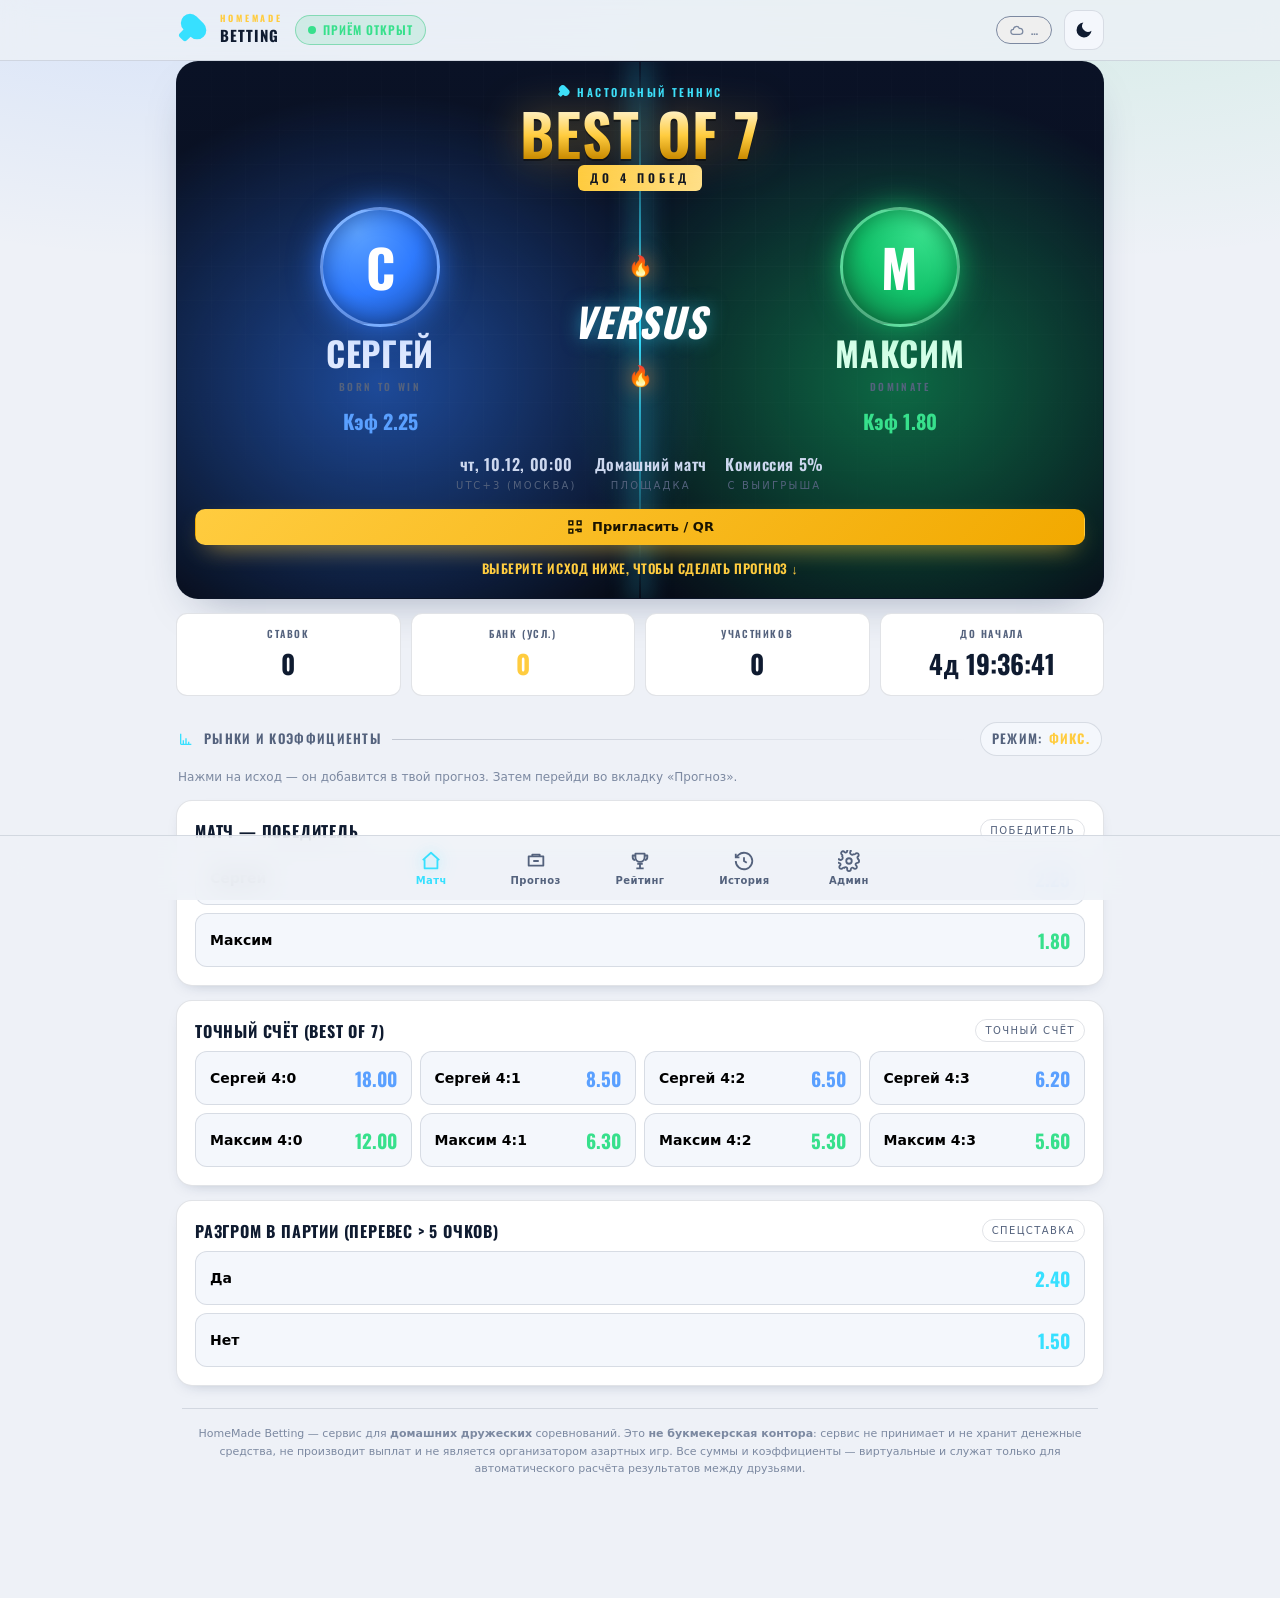
<file: index.html>
<!doctype html>
<html lang="ru">
<head>
<meta charset="utf-8">
<title>HomeMade Betting — домашние матчи и прогнозы</title>
<meta name="viewport" content="width=device-width,initial-scale=1,viewport-fit=cover">
<meta name="description" content="Сервис для домашних дружеских матчей и учёта прогнозов. Не букмекер: без денег и выплат, только виртуальный расчёт результатов.">
<link rel="manifest" href="manifest.webmanifest">
<style>html,body{background:#070b14;margin:0}</style>
</head>
<body>
<style>
@font-face{font-family:'Oswald';font-style:normal;font-weight:200 700;font-display:swap;src:url([data-uri]) format('woff2');unicode-range:U+0301,U+0400-045F,U+0490-0491,U+04B0-04B1,U+2116;}
@font-face{font-family:'Oswald';font-style:normal;font-weight:200 700;font-display:swap;src:url([data-uri]) format('woff2');unicode-range:U+0000-00FF,U+0131,U+0152-0153,U+02BB-02BC,U+02C6,U+02DA,U+02DC,U+0304,U+0308,U+0329,U+2000-206F,U+20AC,U+2122,U+2191,U+2193,U+2212,U+2215,U+FEFF,U+FFFD;}

/* ===== HOMEMADE BETTING — design system ===== */
/* Тёмная спортивная «арена» по умолчанию; светлая тема — полноценная. */
:root{
  --blue:#2f7bff; --blue-2:#5aa0ff; --blue-deep:#123a86;
  --green:#12c26a; --green-2:#37e08c; --green-deep:#0b5f38;
  --gold:#ffcc3f; --gold-2:#ffe08a;
  --cyan:#37e0ff;
  --win:#25d07a; --lose:#ff5468; --live:#ff3b57;
  --accent:var(--cyan);

  /* тёмная (default) */
  --bg:#070b14; --bg-2:#0b1120; --arena:#0a1122;
  --surface:#111a2e; --surface-2:#16223c; --surface-3:#1d2c4c;
  --line:rgba(255,255,255,.09); --line-2:rgba(255,255,255,.16);
  --text:#eaf0fb; --muted:#93a2c0; --faint:#6a7998;
  --shadow:0 18px 50px -20px rgba(0,0,0,.75);
  --shadow-sm:0 6px 18px -8px rgba(0,0,0,.6);
  --ring:0 0 0 3px rgba(55,224,255,.35);
  --radius:16px; --radius-sm:11px; --radius-lg:22px;
  color-scheme:dark;
}
@media (prefers-color-scheme:light){
  :root{
    --bg:#eef1f7; --bg-2:#e6ebf4; --arena:#0a1122;
    --surface:#ffffff; --surface-2:#f4f7fc; --surface-3:#e9eef7;
    --line:rgba(15,30,60,.12); --line-2:rgba(15,30,60,.2);
    --text:#0f1b30; --muted:#54627d; --faint:#7c89a1;
    --shadow:0 18px 44px -22px rgba(20,40,80,.4);
    --shadow-sm:0 6px 16px -10px rgba(20,40,80,.35);
    color-scheme:light;
  }
}
/* явные переключатели темы перекрывают media в обе стороны */
:root[data-theme="dark"]{
  --bg:#070b14; --bg-2:#0b1120; --surface:#111a2e; --surface-2:#16223c; --surface-3:#1d2c4c;
  --line:rgba(255,255,255,.09); --line-2:rgba(255,255,255,.16);
  --text:#eaf0fb; --muted:#93a2c0; --faint:#6a7998;
  --shadow:0 18px 50px -20px rgba(0,0,0,.75); --shadow-sm:0 6px 18px -8px rgba(0,0,0,.6);
  color-scheme:dark;
}
:root[data-theme="light"]{
  --bg:#eef1f7; --bg-2:#e6ebf4; --surface:#ffffff; --surface-2:#f4f7fc; --surface-3:#e9eef7;
  --line:rgba(15,30,60,.12); --line-2:rgba(15,30,60,.2);
  --text:#0f1b30; --muted:#54627d; --faint:#7c89a1;
  --shadow:0 18px 44px -22px rgba(20,40,80,.4); --shadow-sm:0 6px 16px -10px rgba(20,40,80,.35);
  color-scheme:light;
}

*{box-sizing:border-box}
html,body{margin:0;padding:0}
body{
  background:
    radial-gradient(1200px 700px at 15% -10%, rgba(47,123,255,.18), transparent 60%),
    radial-gradient(1200px 700px at 85% -10%, rgba(18,194,106,.16), transparent 60%),
    var(--bg);
  color:var(--text);
  font-family:system-ui,-apple-system,"Segoe UI",Roboto,"Helvetica Neue",Arial,sans-serif;
  font-size:16px; line-height:1.5; -webkit-font-smoothing:antialiased;
  min-height:100dvh; overflow-x:hidden;
}
.font-display{font-family:'Oswald',system-ui,sans-serif}
h1,h2,h3,.display{font-family:'Oswald',system-ui,sans-serif;font-weight:700;line-height:1.02;margin:0;letter-spacing:.01em}
.num{font-variant-numeric:tabular-nums;font-family:'Oswald',system-ui,sans-serif}
a{color:inherit}
button{font-family:inherit;cursor:pointer}
img{max-width:100%}
:focus-visible{outline:none;box-shadow:var(--ring);border-radius:10px}

/* ===== layout shell ===== */
.wrap{max-width:960px;margin:0 auto;padding:0 16px 120px}
.topbar{
  position:sticky;top:0;z-index:40;
  backdrop-filter:blur(14px);
  background:color-mix(in srgb,var(--bg) 78%, transparent);
  border-bottom:1px solid var(--line);
}
.topbar-in{max-width:960px;margin:0 auto;padding:10px 16px;display:flex;align-items:center;gap:12px}
.brand{display:flex;align-items:center;gap:10px;font-family:'Oswald';font-weight:700;letter-spacing:.06em;text-transform:uppercase;font-size:16px}
.brand .logo{width:34px;height:34px;flex:0 0 auto}
.brand small{display:block;font-size:9px;letter-spacing:.32em;color:var(--gold);line-height:1}
.brand b{font-size:15px;line-height:1}
.spacer{flex:1}
.icon-btn{
  width:40px;height:40px;display:grid;place-items:center;border-radius:12px;
  background:var(--surface-2);border:1px solid var(--line);color:var(--text);
}
.icon-btn:hover{border-color:var(--line-2)}
.icon-btn svg{width:20px;height:20px}

/* status pill */
.pill{display:inline-flex;align-items:center;gap:7px;padding:5px 12px;border-radius:999px;font-family:'Oswald';font-weight:600;letter-spacing:.08em;text-transform:uppercase;font-size:12px;border:1px solid var(--line-2)}
.pill .dot{width:8px;height:8px;border-radius:50%;background:currentColor;box-shadow:0 0 0 0 currentColor}
.pill.open{color:var(--green-2);background:rgba(18,194,106,.12);border-color:rgba(18,194,106,.4)}
.pill.open .dot{animation:pulse 1.6s infinite}
.pill.closed{color:var(--gold);background:rgba(255,204,63,.1);border-color:rgba(255,204,63,.4)}
.pill.finished{color:var(--muted);background:var(--surface-2)}
@keyframes pulse{0%{box-shadow:0 0 0 0 rgba(37,208,122,.5)}70%{box-shadow:0 0 0 8px rgba(37,208,122,0)}100%{box-shadow:0 0 0 0 rgba(37,208,122,0)}}

/* ===== buttons ===== */
.btn{display:inline-flex;align-items:center;justify-content:center;gap:8px;padding:12px 18px;border-radius:13px;border:1px solid var(--line-2);background:var(--surface-2);color:var(--text);font-weight:600;font-size:15px;transition:transform .06s,filter .15s,background .15s}
.btn:hover{filter:brightness(1.08)}
.btn:active{transform:translateY(1px)}
.btn svg{width:18px;height:18px}
.btn.primary{background:linear-gradient(135deg,var(--blue),#2560d6);border-color:transparent;color:#fff;box-shadow:0 10px 26px -12px var(--blue)}
.btn.gold{background:linear-gradient(135deg,var(--gold),#f2a900);border-color:transparent;color:#1a1400;box-shadow:0 10px 26px -12px var(--gold)}
.btn.green{background:linear-gradient(135deg,var(--green),#0a9c53);border-color:transparent;color:#03210f}
.btn.ghost{background:transparent}
.btn.danger{background:transparent;border-color:rgba(255,84,104,.5);color:var(--lose)}
.btn.sm{padding:8px 12px;font-size:13px;border-radius:10px}
.btn.block{width:100%}
.btn[disabled]{opacity:.45;pointer-events:none}

/* ===== cards ===== */
.card{background:var(--surface);border:1px solid var(--line);border-radius:var(--radius);box-shadow:var(--shadow-sm)}
.card.pad{padding:18px}
.section-title{display:flex;align-items:center;gap:10px;margin:26px 2px 12px;text-transform:uppercase;letter-spacing:.1em;font-size:13px;color:var(--muted);font-family:'Oswald';font-weight:600}
.section-title>svg{width:16px;height:16px;flex:0 0 auto;color:var(--cyan)}
.section-title .line{flex:1;height:1px;background:linear-gradient(90deg,var(--line-2),transparent)}

/* ===== POSTER ===== */
.poster{position:relative;border-radius:var(--radius-lg);overflow:hidden;border:1px solid var(--line-2);box-shadow:var(--shadow);background:var(--arena);isolation:isolate}
.poster .bg{position:absolute;inset:0;z-index:0;
  background:
    radial-gradient(60% 90% at 22% 60%, rgba(47,123,255,.55), transparent 60%),
    radial-gradient(60% 90% at 78% 60%, rgba(18,194,106,.5), transparent 60%),
    linear-gradient(180deg,#0a1226,#070c18);
}
.poster .grid-fx{position:absolute;inset:0;z-index:0;opacity:.25;
  background-image:linear-gradient(rgba(255,255,255,.09) 1px,transparent 1px),linear-gradient(90deg,rgba(255,255,255,.09) 1px,transparent 1px);
  background-size:34px 34px;mask-image:radial-gradient(120% 90% at 50% 30%,#000,transparent 75%)}
.poster .split{position:absolute;top:0;bottom:0;left:50%;width:2px;z-index:1;background:linear-gradient(180deg,transparent,var(--cyan),transparent);box-shadow:0 0 26px 3px rgba(55,224,255,.6);transform:translateX(-50%)}
.poster-in{position:relative;z-index:2;padding:22px 18px 20px}
.poster-top{display:flex;flex-direction:column;align-items:center;gap:6px;text-align:center}
.bo-badge{font-family:'Oswald';font-weight:700;font-size:clamp(30px,9vw,58px);letter-spacing:.02em;line-height:.9;
  background:linear-gradient(180deg,#fff6d6,var(--gold) 55%,#c98a00);-webkit-background-clip:text;background-clip:text;color:transparent;
  filter:drop-shadow(0 2px 0 rgba(0,0,0,.4)) drop-shadow(0 0 22px rgba(255,204,63,.35))}
.bo-sub{font-family:'Oswald';font-weight:600;letter-spacing:.34em;font-size:12px;text-transform:uppercase;color:#0c1220;background:linear-gradient(90deg,var(--gold),var(--gold-2));padding:4px 12px;border-radius:6px}
.sport-tag{display:inline-flex;align-items:center;gap:6px;color:var(--cyan);font-size:11px;letter-spacing:.22em;text-transform:uppercase;font-family:'Oswald';font-weight:600}
.sport-tag svg{width:14px;height:14px;flex:0 0 auto}

.vs-row{display:grid;grid-template-columns:1fr auto 1fr;align-items:center;gap:8px;margin-top:16px}
.player{display:flex;flex-direction:column;align-items:center;gap:10px;text-align:center}
.player .ava{width:clamp(74px,22vw,120px);height:clamp(74px,22vw,120px);border-radius:50%;display:grid;place-items:center;font-family:'Oswald';font-weight:700;font-size:clamp(30px,9vw,52px);color:#fff;position:relative;border:3px solid rgba(255,255,255,.28)}
.player.a .ava{background:radial-gradient(120% 120% at 30% 20%,var(--blue-2),var(--blue) 45%,var(--blue-deep));box-shadow:0 0 34px -4px var(--blue),inset 0 0 22px rgba(0,0,0,.35)}
.player.b .ava{background:radial-gradient(120% 120% at 70% 20%,var(--green-2),var(--green) 45%,var(--green-deep));box-shadow:0 0 34px -4px var(--green),inset 0 0 22px rgba(0,0,0,.35)}
.player .pname{font-family:'Oswald';font-weight:700;text-transform:uppercase;font-size:clamp(20px,6vw,34px);line-height:.95;letter-spacing:.02em}
.player.a .pname{color:#dfe9ff}
.player.b .pname{color:#d6ffe9}
.player .psub{font-family:'Oswald';font-weight:600;font-size:10px;letter-spacing:.24em;text-transform:uppercase;color:var(--muted)}
.player .odd-mini{margin-top:2px;font-family:'Oswald';font-weight:700;font-size:20px}
.player.a .odd-mini{color:var(--blue-2)} .player.b .odd-mini{color:var(--green-2)}
.vs-badge{display:flex;flex-direction:column;align-items:center;gap:10px}
.vs-badge .versus{font-family:'Oswald';font-weight:700;font-style:italic;font-size:clamp(24px,7vw,40px);letter-spacing:.02em;color:#fff;text-shadow:0 0 18px rgba(55,224,255,.5)}
.vs-badge .fire{font-size:20px;filter:drop-shadow(0 0 10px rgba(255,120,40,.7))}
.meta-row{display:flex;justify-content:center;gap:18px;flex-wrap:wrap;margin-top:16px;color:#cdd8ef}
.meta-row .m{display:flex;flex-direction:column;align-items:center;gap:2px}
.meta-row .m b{font-family:'Oswald';font-weight:600;font-size:16px;letter-spacing:.04em}
.meta-row .m span{font-size:10px;letter-spacing:.22em;text-transform:uppercase;color:var(--muted)}
.poster-cta{margin-top:14px;text-align:center;font-family:'Oswald';font-weight:600;letter-spacing:.04em;text-transform:uppercase;font-size:13px;color:var(--gold);animation:ctabob 1.8s ease-in-out infinite}
@keyframes ctabob{0%,100%{transform:translateY(0)}50%{transform:translateY(3px)}}

/* ===== stat strip ===== */
.stat-strip{display:grid;grid-template-columns:repeat(4,1fr);gap:10px;margin-top:14px}
.stat{background:var(--surface);border:1px solid var(--line);border-radius:var(--radius-sm);padding:12px 10px;text-align:center;position:relative;overflow:hidden}
.stat .k{font-size:10px;letter-spacing:.16em;text-transform:uppercase;color:var(--muted);font-family:'Oswald';font-weight:600}
.stat .v{font-family:'Oswald';font-weight:700;font-size:clamp(18px,5vw,26px);margin-top:3px;font-variant-numeric:tabular-nums}
.stat.accent .v{color:var(--gold)}
.stat .v small{font-size:.55em;color:var(--muted);font-weight:600}
@media(max-width:560px){.stat-strip{grid-template-columns:repeat(2,1fr)}}

/* ===== markets ===== */
.market{margin-top:14px}
.market-head{display:flex;align-items:center;gap:10px;justify-content:space-between;margin-bottom:8px}
.market-head .mt{font-family:'Oswald';font-weight:700;text-transform:uppercase;letter-spacing:.05em;font-size:16px}
.market-head .badge{font-size:10px;letter-spacing:.14em;text-transform:uppercase;color:var(--muted);border:1px solid var(--line);border-radius:999px;padding:3px 9px}
.sel-grid{display:grid;gap:8px;grid-template-columns:repeat(2,1fr)}
.sel-grid.cols-1{grid-template-columns:1fr}
.sel-grid.cols-4{grid-template-columns:repeat(4,1fr)}
@media(max-width:560px){.sel-grid.cols-4{grid-template-columns:repeat(2,1fr)}}
.sel{display:flex;align-items:center;justify-content:space-between;gap:8px;padding:12px 14px;border-radius:12px;border:1px solid var(--line);background:var(--surface-2);transition:.12s;text-align:left;width:100%}
.sel:hover{border-color:var(--line-2);background:var(--surface-3)}
.sel .lbl{font-weight:600;font-size:14px}
.sel .odd{font-family:'Oswald';font-weight:700;font-size:19px;color:var(--cyan);font-variant-numeric:tabular-nums}
.sel[data-side="a"] .odd{color:var(--blue-2)} .sel[data-side="b"] .odd{color:var(--green-2)}
.sel.picked{border-color:var(--gold);background:rgba(255,204,63,.12);box-shadow:0 0 0 1px var(--gold) inset}
.sel.win{border-color:var(--win);background:rgba(37,208,122,.12)}
.sel.dim{opacity:.5}
.odd-trend{font-size:10px;margin-left:6px}
.odd-trend.up{color:var(--win)} .odd-trend.down{color:var(--lose)}

/* ===== forms ===== */
label.field{display:block;margin:12px 0}
label.field .cap{font-size:12px;letter-spacing:.06em;text-transform:uppercase;color:var(--muted);margin-bottom:6px;display:block;font-family:'Oswald';font-weight:600}
input,select,textarea{width:100%;padding:12px 14px;border-radius:12px;border:1px solid var(--line-2);background:var(--surface-2);color:var(--text);font-size:15px;font-family:inherit}
input:focus,select:focus,textarea:focus{outline:none;border-color:var(--cyan);box-shadow:var(--ring)}
.row{display:flex;gap:10px;flex-wrap:wrap}
.row>*{flex:1;min-width:0}
.hint{font-size:12px;color:var(--faint);margin-top:6px}
.toggle{display:inline-flex;background:var(--surface-2);border:1px solid var(--line);border-radius:12px;padding:3px;gap:3px}
.toggle button{border:none;background:transparent;color:var(--muted);padding:8px 14px;border-radius:9px;font-weight:600;font-size:13px}
.toggle button.on{background:var(--surface-3);color:var(--text);box-shadow:var(--shadow-sm)}

/* ===== slip (bet basket) ===== */
.slip-item{display:flex;align-items:center;gap:10px;padding:10px 0;border-bottom:1px solid var(--line)}
.slip-item:last-child{border-bottom:none}
.slip-item .info{flex:1;min-width:0}
.slip-item .info b{display:block;font-size:14px}
.slip-item .info span{font-size:12px;color:var(--muted)}
.slip-item .stk{width:96px;flex:0 0 auto}
.slip-item .stk input{padding:8px 10px;text-align:right}
.slip-item .odd{font-family:'Oswald';font-weight:700;color:var(--cyan);width:46px;text-align:right}
.slip-item .rm{color:var(--lose);background:none;border:none;font-size:18px;line-height:1}

/* ===== tables ===== */
.tbl-wrap{overflow-x:auto;border-radius:var(--radius);border:1px solid var(--line)}
table{border-collapse:collapse;width:100%;min-width:420px}
th,td{padding:11px 12px;text-align:left;border-bottom:1px solid var(--line);font-size:14px;white-space:nowrap}
th{font-family:'Oswald';font-weight:600;text-transform:uppercase;letter-spacing:.06em;font-size:11px;color:var(--muted);background:var(--surface-2)}
tbody tr:last-child td{border-bottom:none}
tfoot td{border-top:2px solid var(--line-2);background:var(--surface-2);font-family:'Oswald';font-weight:600;font-size:14px}
td.num,th.num{text-align:right;font-variant-numeric:tabular-nums}
.pos{color:var(--win);font-weight:700} .neg{color:var(--lose);font-weight:700}
.rank{font-family:'Oswald';font-weight:700;color:var(--gold);width:34px}
.medal{font-size:16px}

/* ===== bottom nav ===== */
.botnav{position:fixed;left:0;right:0;bottom:0;z-index:45;display:flex;justify-content:center;padding:8px 10px calc(8px + env(safe-area-inset-bottom));background:color-mix(in srgb,var(--bg) 86%,transparent);backdrop-filter:blur(14px);border-top:1px solid var(--line)}
.botnav-in{display:flex;gap:2px;max-width:520px;width:100%}
.botnav button{flex:1;border:none;background:transparent;color:var(--muted);display:flex;flex-direction:column;align-items:center;gap:3px;padding:6px 2px;border-radius:12px;font-size:10px;letter-spacing:.04em;font-weight:600}
.botnav button svg{width:22px;height:22px}
.botnav button.on{color:var(--cyan)}
.botnav button.on svg{filter:drop-shadow(0 0 8px rgba(55,224,255,.6))}
.botnav button .admin-dot{position:absolute}

/* ===== modal ===== */
.modal-back{position:fixed;inset:0;z-index:60;background:rgba(3,6,14,.66);backdrop-filter:blur(4px);display:grid;place-items:center;padding:16px}
.modal{width:100%;max-width:440px;max-height:88dvh;overflow:auto;background:var(--surface);border:1px solid var(--line-2);border-radius:var(--radius-lg);box-shadow:var(--shadow);padding:20px}
.modal h3{font-size:20px;text-transform:uppercase;margin-bottom:4px}
.modal .close{position:absolute}
.qr-box{background:#fff;padding:14px;border-radius:14px;display:grid;place-items:center}
.qr-box img,.qr-box canvas{width:100%;height:auto;image-rendering:pixelated}
.code-box{font-family:ui-monospace,Menlo,Consolas,monospace;font-size:12px;word-break:break-all;background:var(--surface-2);border:1px solid var(--line);border-radius:10px;padding:10px;max-height:120px;overflow:auto}

/* misc */
.empty{text-align:center;padding:40px 16px;color:var(--faint)}
.empty .big{font-size:40px;margin-bottom:8px}
.badge-tag{display:inline-block;font-size:10px;letter-spacing:.1em;text-transform:uppercase;padding:2px 8px;border-radius:999px;border:1px solid var(--line-2);color:var(--muted)}
.grid-2{display:grid;grid-template-columns:1fr 1fr;gap:12px}
@media(max-width:560px){.grid-2{grid-template-columns:1fr}}
.disclaimer{font-size:11px;color:var(--faint);text-align:center;line-height:1.6;margin:22px 6px 0;border-top:1px solid var(--line);padding-top:16px}
.toast{position:fixed;left:50%;bottom:86px;transform:translateX(-50%) translateY(20px);z-index:80;background:var(--surface-3);border:1px solid var(--line-2);color:var(--text);padding:12px 18px;border-radius:12px;box-shadow:var(--shadow);opacity:0;transition:.25s;font-weight:600;font-size:14px;max-width:90vw;text-align:center}
.toast.show{opacity:1;transform:translateX(-50%) translateY(0)}
.hidden{display:none!important}
.chip{display:inline-flex;align-items:center;gap:6px;padding:6px 11px;border-radius:999px;background:var(--surface-2);border:1px solid var(--line);font-size:13px;font-weight:600}
.chip b{color:var(--gold)}
@media(prefers-reduced-motion:reduce){*{animation:none!important;transition:none!important}}
</style>
<div class="topbar"><div class="topbar-in" id="topbar"></div></div>
<main class="wrap" id="view" role="main"></main>
<nav class="botnav" aria-label="Основная навигация"><div class="botnav-in" id="botnav"></div></nav>
<div id="modal-root"></div>
<div class="toast" id="toast" role="status" aria-live="polite"></div>
<script>
//---------------------------------------------------------------------
//
// QR Code Generator for JavaScript
//
// Copyright (c) 2009 Kazuhiko Arase
//
// URL: http://www.d-project.com/
//
// Licensed under the MIT license:
//  http://www.opensource.org/licenses/mit-license.php
//
// The word 'QR Code' is registered trademark of
// DENSO WAVE INCORPORATED
//  http://www.denso-wave.com/qrcode/faqpatent-e.html
//
//---------------------------------------------------------------------

var qrcode = function() {

  //---------------------------------------------------------------------
  // qrcode
  //---------------------------------------------------------------------

  /**
   * qrcode
   * @param typeNumber 1 to 40
   * @param errorCorrectionLevel 'L','M','Q','H'
   */
  var qrcode = function(typeNumber, errorCorrectionLevel) {

    var PAD0 = 0xEC;
    var PAD1 = 0x11;

    var _typeNumber = typeNumber;
    var _errorCorrectionLevel = QRErrorCorrectionLevel[errorCorrectionLevel];
    var _modules = null;
    var _moduleCount = 0;
    var _dataCache = null;
    var _dataList = [];

    var _this = {};

    var makeImpl = function(test, maskPattern) {

      _moduleCount = _typeNumber * 4 + 17;
      _modules = function(moduleCount) {
        var modules = new Array(moduleCount);
        for (var row = 0; row < moduleCount; row += 1) {
          modules[row] = new Array(moduleCount);
          for (var col = 0; col < moduleCount; col += 1) {
            modules[row][col] = null;
          }
        }
        return modules;
      }(_moduleCount);

      setupPositionProbePattern(0, 0);
      setupPositionProbePattern(_moduleCount - 7, 0);
      setupPositionProbePattern(0, _moduleCount - 7);
      setupPositionAdjustPattern();
      setupTimingPattern();
      setupTypeInfo(test, maskPattern);

      if (_typeNumber >= 7) {
        setupTypeNumber(test);
      }

      if (_dataCache == null) {
        _dataCache = createData(_typeNumber, _errorCorrectionLevel, _dataList);
      }

      mapData(_dataCache, maskPattern);
    };

    var setupPositionProbePattern = function(row, col) {

      for (var r = -1; r <= 7; r += 1) {

        if (row + r <= -1 || _moduleCount <= row + r) continue;

        for (var c = -1; c <= 7; c += 1) {

          if (col + c <= -1 || _moduleCount <= col + c) continue;

          if ( (0 <= r && r <= 6 && (c == 0 || c == 6) )
              || (0 <= c && c <= 6 && (r == 0 || r == 6) )
              || (2 <= r && r <= 4 && 2 <= c && c <= 4) ) {
            _modules[row + r][col + c] = true;
          } else {
            _modules[row + r][col + c] = false;
          }
        }
      }
    };

    var getBestMaskPattern = function() {

      var minLostPoint = 0;
      var pattern = 0;

      for (var i = 0; i < 8; i += 1) {

        makeImpl(true, i);

        var lostPoint = QRUtil.getLostPoint(_this);

        if (i == 0 || minLostPoint > lostPoint) {
          minLostPoint = lostPoint;
          pattern = i;
        }
      }

      return pattern;
    };

    var setupTimingPattern = function() {

      for (var r = 8; r < _moduleCount - 8; r += 1) {
        if (_modules[r][6] != null) {
          continue;
        }
        _modules[r][6] = (r % 2 == 0);
      }

      for (var c = 8; c < _moduleCount - 8; c += 1) {
        if (_modules[6][c] != null) {
          continue;
        }
        _modules[6][c] = (c % 2 == 0);
      }
    };

    var setupPositionAdjustPattern = function() {

      var pos = QRUtil.getPatternPosition(_typeNumber);

      for (var i = 0; i < pos.length; i += 1) {

        for (var j = 0; j < pos.length; j += 1) {

          var row = pos[i];
          var col = pos[j];

          if (_modules[row][col] != null) {
            continue;
          }

          for (var r = -2; r <= 2; r += 1) {

            for (var c = -2; c <= 2; c += 1) {

              if (r == -2 || r == 2 || c == -2 || c == 2
                  || (r == 0 && c == 0) ) {
                _modules[row + r][col + c] = true;
              } else {
                _modules[row + r][col + c] = false;
              }
            }
          }
        }
      }
    };

    var setupTypeNumber = function(test) {

      var bits = QRUtil.getBCHTypeNumber(_typeNumber);

      for (var i = 0; i < 18; i += 1) {
        var mod = (!test && ( (bits >> i) & 1) == 1);
        _modules[Math.floor(i / 3)][i % 3 + _moduleCount - 8 - 3] = mod;
      }

      for (var i = 0; i < 18; i += 1) {
        var mod = (!test && ( (bits >> i) & 1) == 1);
        _modules[i % 3 + _moduleCount - 8 - 3][Math.floor(i / 3)] = mod;
      }
    };

    var setupTypeInfo = function(test, maskPattern) {

      var data = (_errorCorrectionLevel << 3) | maskPattern;
      var bits = QRUtil.getBCHTypeInfo(data);

      // vertical
      for (var i = 0; i < 15; i += 1) {

        var mod = (!test && ( (bits >> i) & 1) == 1);

        if (i < 6) {
          _modules[i][8] = mod;
        } else if (i < 8) {
          _modules[i + 1][8] = mod;
        } else {
          _modules[_moduleCount - 15 + i][8] = mod;
        }
      }

      // horizontal
      for (var i = 0; i < 15; i += 1) {

        var mod = (!test && ( (bits >> i) & 1) == 1);

        if (i < 8) {
          _modules[8][_moduleCount - i - 1] = mod;
        } else if (i < 9) {
          _modules[8][15 - i - 1 + 1] = mod;
        } else {
          _modules[8][15 - i - 1] = mod;
        }
      }

      // fixed module
      _modules[_moduleCount - 8][8] = (!test);
    };

    var mapData = function(data, maskPattern) {

      var inc = -1;
      var row = _moduleCount - 1;
      var bitIndex = 7;
      var byteIndex = 0;
      var maskFunc = QRUtil.getMaskFunction(maskPattern);

      for (var col = _moduleCount - 1; col > 0; col -= 2) {

        if (col == 6) col -= 1;

        while (true) {

          for (var c = 0; c < 2; c += 1) {

            if (_modules[row][col - c] == null) {

              var dark = false;

              if (byteIndex < data.length) {
                dark = ( ( (data[byteIndex] >>> bitIndex) & 1) == 1);
              }

              var mask = maskFunc(row, col - c);

              if (mask) {
                dark = !dark;
              }

              _modules[row][col - c] = dark;
              bitIndex -= 1;

              if (bitIndex == -1) {
                byteIndex += 1;
                bitIndex = 7;
              }
            }
          }

          row += inc;

          if (row < 0 || _moduleCount <= row) {
            row -= inc;
            inc = -inc;
            break;
          }
        }
      }
    };

    var createBytes = function(buffer, rsBlocks) {

      var offset = 0;

      var maxDcCount = 0;
      var maxEcCount = 0;

      var dcdata = new Array(rsBlocks.length);
      var ecdata = new Array(rsBlocks.length);

      for (var r = 0; r < rsBlocks.length; r += 1) {

        var dcCount = rsBlocks[r].dataCount;
        var ecCount = rsBlocks[r].totalCount - dcCount;

        maxDcCount = Math.max(maxDcCount, dcCount);
        maxEcCount = Math.max(maxEcCount, ecCount);

        dcdata[r] = new Array(dcCount);

        for (var i = 0; i < dcdata[r].length; i += 1) {
          dcdata[r][i] = 0xff & buffer.getBuffer()[i + offset];
        }
        offset += dcCount;

        var rsPoly = QRUtil.getErrorCorrectPolynomial(ecCount);
        var rawPoly = qrPolynomial(dcdata[r], rsPoly.getLength() - 1);

        var modPoly = rawPoly.mod(rsPoly);
        ecdata[r] = new Array(rsPoly.getLength() - 1);
        for (var i = 0; i < ecdata[r].length; i += 1) {
          var modIndex = i + modPoly.getLength() - ecdata[r].length;
          ecdata[r][i] = (modIndex >= 0)? modPoly.getAt(modIndex) : 0;
        }
      }

      var totalCodeCount = 0;
      for (var i = 0; i < rsBlocks.length; i += 1) {
        totalCodeCount += rsBlocks[i].totalCount;
      }

      var data = new Array(totalCodeCount);
      var index = 0;

      for (var i = 0; i < maxDcCount; i += 1) {
        for (var r = 0; r < rsBlocks.length; r += 1) {
          if (i < dcdata[r].length) {
            data[index] = dcdata[r][i];
            index += 1;
          }
        }
      }

      for (var i = 0; i < maxEcCount; i += 1) {
        for (var r = 0; r < rsBlocks.length; r += 1) {
          if (i < ecdata[r].length) {
            data[index] = ecdata[r][i];
            index += 1;
          }
        }
      }

      return data;
    };

    var createData = function(typeNumber, errorCorrectionLevel, dataList) {

      var rsBlocks = QRRSBlock.getRSBlocks(typeNumber, errorCorrectionLevel);

      var buffer = qrBitBuffer();

      for (var i = 0; i < dataList.length; i += 1) {
        var data = dataList[i];
        buffer.put(data.getMode(), 4);
        buffer.put(data.getLength(), QRUtil.getLengthInBits(data.getMode(), typeNumber) );
        data.write(buffer);
      }

      // calc num max data.
      var totalDataCount = 0;
      for (var i = 0; i < rsBlocks.length; i += 1) {
        totalDataCount += rsBlocks[i].dataCount;
      }

      if (buffer.getLengthInBits() > totalDataCount * 8) {
        throw 'code length overflow. ('
          + buffer.getLengthInBits()
          + '>'
          + totalDataCount * 8
          + ')';
      }

      // end code
      if (buffer.getLengthInBits() + 4 <= totalDataCount * 8) {
        buffer.put(0, 4);
      }

      // padding
      while (buffer.getLengthInBits() % 8 != 0) {
        buffer.putBit(false);
      }

      // padding
      while (true) {

        if (buffer.getLengthInBits() >= totalDataCount * 8) {
          break;
        }
        buffer.put(PAD0, 8);

        if (buffer.getLengthInBits() >= totalDataCount * 8) {
          break;
        }
        buffer.put(PAD1, 8);
      }

      return createBytes(buffer, rsBlocks);
    };

    _this.addData = function(data, mode) {

      mode = mode || 'Byte';

      var newData = null;

      switch(mode) {
      case 'Numeric' :
        newData = qrNumber(data);
        break;
      case 'Alphanumeric' :
        newData = qrAlphaNum(data);
        break;
      case 'Byte' :
        newData = qr8BitByte(data);
        break;
      case 'Kanji' :
        newData = qrKanji(data);
        break;
      default :
        throw 'mode:' + mode;
      }

      _dataList.push(newData);
      _dataCache = null;
    };

    _this.isDark = function(row, col) {
      if (row < 0 || _moduleCount <= row || col < 0 || _moduleCount <= col) {
        throw row + ',' + col;
      }
      return _modules[row][col];
    };

    _this.getModuleCount = function() {
      return _moduleCount;
    };

    _this.make = function() {
      if (_typeNumber < 1) {
        var typeNumber = 1;

        for (; typeNumber < 40; typeNumber++) {
          var rsBlocks = QRRSBlock.getRSBlocks(typeNumber, _errorCorrectionLevel);
          var buffer = qrBitBuffer();

          for (var i = 0; i < _dataList.length; i++) {
            var data = _dataList[i];
            buffer.put(data.getMode(), 4);
            buffer.put(data.getLength(), QRUtil.getLengthInBits(data.getMode(), typeNumber) );
            data.write(buffer);
          }

          var totalDataCount = 0;
          for (var i = 0; i < rsBlocks.length; i++) {
            totalDataCount += rsBlocks[i].dataCount;
          }

          if (buffer.getLengthInBits() <= totalDataCount * 8) {
            break;
          }
        }

        _typeNumber = typeNumber;
      }

      makeImpl(false, getBestMaskPattern() );
    };

    _this.createTableTag = function(cellSize, margin) {

      cellSize = cellSize || 2;
      margin = (typeof margin == 'undefined')? cellSize * 4 : margin;

      var qrHtml = '';

      qrHtml += '<table style="';
      qrHtml += ' border-width: 0px; border-style: none;';
      qrHtml += ' border-collapse: collapse;';
      qrHtml += ' padding: 0px; margin: ' + margin + 'px;';
      qrHtml += '">';
      qrHtml += '<tbody>';

      for (var r = 0; r < _this.getModuleCount(); r += 1) {

        qrHtml += '<tr>';

        for (var c = 0; c < _this.getModuleCount(); c += 1) {
          qrHtml += '<td style="';
          qrHtml += ' border-width: 0px; border-style: none;';
          qrHtml += ' border-collapse: collapse;';
          qrHtml += ' padding: 0px; margin: 0px;';
          qrHtml += ' width: ' + cellSize + 'px;';
          qrHtml += ' height: ' + cellSize + 'px;';
          qrHtml += ' background-color: ';
          qrHtml += _this.isDark(r, c)? '#000000' : '#ffffff';
          qrHtml += ';';
          qrHtml += '"/>';
        }

        qrHtml += '</tr>';
      }

      qrHtml += '</tbody>';
      qrHtml += '</table>';

      return qrHtml;
    };

    _this.createSvgTag = function(cellSize, margin, alt, title) {

      var opts = {};
      if (typeof arguments[0] == 'object') {
        // Called by options.
        opts = arguments[0];
        // overwrite cellSize and margin.
        cellSize = opts.cellSize;
        margin = opts.margin;
        alt = opts.alt;
        title = opts.title;
      }

      cellSize = cellSize || 2;
      margin = (typeof margin == 'undefined')? cellSize * 4 : margin;

      // Compose alt property surrogate
      alt = (typeof alt === 'string') ? {text: alt} : alt || {};
      alt.text = alt.text || null;
      alt.id = (alt.text) ? alt.id || 'qrcode-description' : null;

      // Compose title property surrogate
      title = (typeof title === 'string') ? {text: title} : title || {};
      title.text = title.text || null;
      title.id = (title.text) ? title.id || 'qrcode-title' : null;

      var size = _this.getModuleCount() * cellSize + margin * 2;
      var c, mc, r, mr, qrSvg='', rect;

      rect = 'l' + cellSize + ',0 0,' + cellSize +
        ' -' + cellSize + ',0 0,-' + cellSize + 'z ';

      qrSvg += '<svg version="1.1" xmlns="http://www.w3.org/2000/svg"';
      qrSvg += !opts.scalable ? ' width="' + size + 'px" height="' + size + 'px"' : '';
      qrSvg += ' viewBox="0 0 ' + size + ' ' + size + '" ';
      qrSvg += ' preserveAspectRatio="xMinYMin meet"';
      qrSvg += (title.text || alt.text) ? ' role="img" aria-labelledby="' +
          escapeXml([title.id, alt.id].join(' ').trim() ) + '"' : '';
      qrSvg += '>';
      qrSvg += (title.text) ? '<title id="' + escapeXml(title.id) + '">' +
          escapeXml(title.text) + '</title>' : '';
      qrSvg += (alt.text) ? '<description id="' + escapeXml(alt.id) + '">' +
          escapeXml(alt.text) + '</description>' : '';
      qrSvg += '<rect width="100%" height="100%" fill="white" cx="0" cy="0"/>';
      qrSvg += '<path d="';

      for (r = 0; r < _this.getModuleCount(); r += 1) {
        mr = r * cellSize + margin;
        for (c = 0; c < _this.getModuleCount(); c += 1) {
          if (_this.isDark(r, c) ) {
            mc = c*cellSize+margin;
            qrSvg += 'M' + mc + ',' + mr + rect;
          }
        }
      }

      qrSvg += '" stroke="transparent" fill="black"/>';
      qrSvg += '</svg>';

      return qrSvg;
    };

    _this.createDataURL = function(cellSize, margin) {

      cellSize = cellSize || 2;
      margin = (typeof margin == 'undefined')? cellSize * 4 : margin;

      var size = _this.getModuleCount() * cellSize + margin * 2;
      var min = margin;
      var max = size - margin;

      return createDataURL(size, size, function(x, y) {
        if (min <= x && x < max && min <= y && y < max) {
          var c = Math.floor( (x - min) / cellSize);
          var r = Math.floor( (y - min) / cellSize);
          return _this.isDark(r, c)? 0 : 1;
        } else {
          return 1;
        }
      } );
    };

    _this.createImgTag = function(cellSize, margin, alt) {

      cellSize = cellSize || 2;
      margin = (typeof margin == 'undefined')? cellSize * 4 : margin;

      var size = _this.getModuleCount() * cellSize + margin * 2;

      var img = '';
      img += '<img';
      img += '\u0020src="';
      img += _this.createDataURL(cellSize, margin);
      img += '"';
      img += '\u0020width="';
      img += size;
      img += '"';
      img += '\u0020height="';
      img += size;
      img += '"';
      if (alt) {
        img += '\u0020alt="';
        img += escapeXml(alt);
        img += '"';
      }
      img += '/>';

      return img;
    };

    var escapeXml = function(s) {
      var escaped = '';
      for (var i = 0; i < s.length; i += 1) {
        var c = s.charAt(i);
        switch(c) {
        case '<': escaped += '&lt;'; break;
        case '>': escaped += '&gt;'; break;
        case '&': escaped += '&amp;'; break;
        case '"': escaped += '&quot;'; break;
        default : escaped += c; break;
        }
      }
      return escaped;
    };

    var _createHalfASCII = function(margin) {
      var cellSize = 1;
      margin = (typeof margin == 'undefined')? cellSize * 2 : margin;

      var size = _this.getModuleCount() * cellSize + margin * 2;
      var min = margin;
      var max = size - margin;

      var y, x, r1, r2, p;

      var blocks = {
        '██': '█',
        '█ ': '▀',
        ' █': '▄',
        '  ': ' '
      };

      var blocksLastLineNoMargin = {
        '██': '▀',
        '█ ': '▀',
        ' █': ' ',
        '  ': ' '
      };

      var ascii = '';
      for (y = 0; y < size; y += 2) {
        r1 = Math.floor((y - min) / cellSize);
        r2 = Math.floor((y + 1 - min) / cellSize);
        for (x = 0; x < size; x += 1) {
          p = '█';

          if (min <= x && x < max && min <= y && y < max && _this.isDark(r1, Math.floor((x - min) / cellSize))) {
            p = ' ';
          }

          if (min <= x && x < max && min <= y+1 && y+1 < max && _this.isDark(r2, Math.floor((x - min) / cellSize))) {
            p += ' ';
          }
          else {
            p += '█';
          }

          // Output 2 characters per pixel, to create full square. 1 character per pixels gives only half width of square.
          ascii += (margin < 1 && y+1 >= max) ? blocksLastLineNoMargin[p] : blocks[p];
        }

        ascii += '\n';
      }

      if (size % 2 && margin > 0) {
        return ascii.substring(0, ascii.length - size - 1) + Array(size+1).join('▀');
      }

      return ascii.substring(0, ascii.length-1);
    };

    _this.createASCII = function(cellSize, margin) {
      cellSize = cellSize || 1;

      if (cellSize < 2) {
        return _createHalfASCII(margin);
      }

      cellSize -= 1;
      margin = (typeof margin == 'undefined')? cellSize * 2 : margin;

      var size = _this.getModuleCount() * cellSize + margin * 2;
      var min = margin;
      var max = size - margin;

      var y, x, r, p;

      var white = Array(cellSize+1).join('██');
      var black = Array(cellSize+1).join('  ');

      var ascii = '';
      var line = '';
      for (y = 0; y < size; y += 1) {
        r = Math.floor( (y - min) / cellSize);
        line = '';
        for (x = 0; x < size; x += 1) {
          p = 1;

          if (min <= x && x < max && min <= y && y < max && _this.isDark(r, Math.floor((x - min) / cellSize))) {
            p = 0;
          }

          // Output 2 characters per pixel, to create full square. 1 character per pixels gives only half width of square.
          line += p ? white : black;
        }

        for (r = 0; r < cellSize; r += 1) {
          ascii += line + '\n';
        }
      }

      return ascii.substring(0, ascii.length-1);
    };

    _this.renderTo2dContext = function(context, cellSize) {
      cellSize = cellSize || 2;
      var length = _this.getModuleCount();
      for (var row = 0; row < length; row++) {
        for (var col = 0; col < length; col++) {
          context.fillStyle = _this.isDark(row, col) ? 'black' : 'white';
          context.fillRect(row * cellSize, col * cellSize, cellSize, cellSize);
        }
      }
    }

    return _this;
  };

  //---------------------------------------------------------------------
  // qrcode.stringToBytes
  //---------------------------------------------------------------------

  qrcode.stringToBytesFuncs = {
    'default' : function(s) {
      var bytes = [];
      for (var i = 0; i < s.length; i += 1) {
        var c = s.charCodeAt(i);
        bytes.push(c & 0xff);
      }
      return bytes;
    }
  };

  qrcode.stringToBytes = qrcode.stringToBytesFuncs['default'];

  //---------------------------------------------------------------------
  // qrcode.createStringToBytes
  //---------------------------------------------------------------------

  /**
   * @param unicodeData base64 string of byte array.
   * [16bit Unicode],[16bit Bytes], ...
   * @param numChars
   */
  qrcode.createStringToBytes = function(unicodeData, numChars) {

    // create conversion map.

    var unicodeMap = function() {

      var bin = base64DecodeInputStream(unicodeData);
      var read = function() {
        var b = bin.read();
        if (b == -1) throw 'eof';
        return b;
      };

      var count = 0;
      var unicodeMap = {};
      while (true) {
        var b0 = bin.read();
        if (b0 == -1) break;
        var b1 = read();
        var b2 = read();
        var b3 = read();
        var k = String.fromCharCode( (b0 << 8) | b1);
        var v = (b2 << 8) | b3;
        unicodeMap[k] = v;
        count += 1;
      }
      if (count != numChars) {
        throw count + ' != ' + numChars;
      }

      return unicodeMap;
    }();

    var unknownChar = '?'.charCodeAt(0);

    return function(s) {
      var bytes = [];
      for (var i = 0; i < s.length; i += 1) {
        var c = s.charCodeAt(i);
        if (c < 128) {
          bytes.push(c);
        } else {
          var b = unicodeMap[s.charAt(i)];
          if (typeof b == 'number') {
            if ( (b & 0xff) == b) {
              // 1byte
              bytes.push(b);
            } else {
              // 2bytes
              bytes.push(b >>> 8);
              bytes.push(b & 0xff);
            }
          } else {
            bytes.push(unknownChar);
          }
        }
      }
      return bytes;
    };
  };

  //---------------------------------------------------------------------
  // QRMode
  //---------------------------------------------------------------------

  var QRMode = {
    MODE_NUMBER :    1 << 0,
    MODE_ALPHA_NUM : 1 << 1,
    MODE_8BIT_BYTE : 1 << 2,
    MODE_KANJI :     1 << 3
  };

  //---------------------------------------------------------------------
  // QRErrorCorrectionLevel
  //---------------------------------------------------------------------

  var QRErrorCorrectionLevel = {
    L : 1,
    M : 0,
    Q : 3,
    H : 2
  };

  //---------------------------------------------------------------------
  // QRMaskPattern
  //---------------------------------------------------------------------

  var QRMaskPattern = {
    PATTERN000 : 0,
    PATTERN001 : 1,
    PATTERN010 : 2,
    PATTERN011 : 3,
    PATTERN100 : 4,
    PATTERN101 : 5,
    PATTERN110 : 6,
    PATTERN111 : 7
  };

  //---------------------------------------------------------------------
  // QRUtil
  //---------------------------------------------------------------------

  var QRUtil = function() {

    var PATTERN_POSITION_TABLE = [
      [],
      [6, 18],
      [6, 22],
      [6, 26],
      [6, 30],
      [6, 34],
      [6, 22, 38],
      [6, 24, 42],
      [6, 26, 46],
      [6, 28, 50],
      [6, 30, 54],
      [6, 32, 58],
      [6, 34, 62],
      [6, 26, 46, 66],
      [6, 26, 48, 70],
      [6, 26, 50, 74],
      [6, 30, 54, 78],
      [6, 30, 56, 82],
      [6, 30, 58, 86],
      [6, 34, 62, 90],
      [6, 28, 50, 72, 94],
      [6, 26, 50, 74, 98],
      [6, 30, 54, 78, 102],
      [6, 28, 54, 80, 106],
      [6, 32, 58, 84, 110],
      [6, 30, 58, 86, 114],
      [6, 34, 62, 90, 118],
      [6, 26, 50, 74, 98, 122],
      [6, 30, 54, 78, 102, 126],
      [6, 26, 52, 78, 104, 130],
      [6, 30, 56, 82, 108, 134],
      [6, 34, 60, 86, 112, 138],
      [6, 30, 58, 86, 114, 142],
      [6, 34, 62, 90, 118, 146],
      [6, 30, 54, 78, 102, 126, 150],
      [6, 24, 50, 76, 102, 128, 154],
      [6, 28, 54, 80, 106, 132, 158],
      [6, 32, 58, 84, 110, 136, 162],
      [6, 26, 54, 82, 110, 138, 166],
      [6, 30, 58, 86, 114, 142, 170]
    ];
    var G15 = (1 << 10) | (1 << 8) | (1 << 5) | (1 << 4) | (1 << 2) | (1 << 1) | (1 << 0);
    var G18 = (1 << 12) | (1 << 11) | (1 << 10) | (1 << 9) | (1 << 8) | (1 << 5) | (1 << 2) | (1 << 0);
    var G15_MASK = (1 << 14) | (1 << 12) | (1 << 10) | (1 << 4) | (1 << 1);

    var _this = {};

    var getBCHDigit = function(data) {
      var digit = 0;
      while (data != 0) {
        digit += 1;
        data >>>= 1;
      }
      return digit;
    };

    _this.getBCHTypeInfo = function(data) {
      var d = data << 10;
      while (getBCHDigit(d) - getBCHDigit(G15) >= 0) {
        d ^= (G15 << (getBCHDigit(d) - getBCHDigit(G15) ) );
      }
      return ( (data << 10) | d) ^ G15_MASK;
    };

    _this.getBCHTypeNumber = function(data) {
      var d = data << 12;
      while (getBCHDigit(d) - getBCHDigit(G18) >= 0) {
        d ^= (G18 << (getBCHDigit(d) - getBCHDigit(G18) ) );
      }
      return (data << 12) | d;
    };

    _this.getPatternPosition = function(typeNumber) {
      return PATTERN_POSITION_TABLE[typeNumber - 1];
    };

    _this.getMaskFunction = function(maskPattern) {

      switch (maskPattern) {

      case QRMaskPattern.PATTERN000 :
        return function(i, j) { return (i + j) % 2 == 0; };
      case QRMaskPattern.PATTERN001 :
        return function(i, j) { return i % 2 == 0; };
      case QRMaskPattern.PATTERN010 :
        return function(i, j) { return j % 3 == 0; };
      case QRMaskPattern.PATTERN011 :
        return function(i, j) { return (i + j) % 3 == 0; };
      case QRMaskPattern.PATTERN100 :
        return function(i, j) { return (Math.floor(i / 2) + Math.floor(j / 3) ) % 2 == 0; };
      case QRMaskPattern.PATTERN101 :
        return function(i, j) { return (i * j) % 2 + (i * j) % 3 == 0; };
      case QRMaskPattern.PATTERN110 :
        return function(i, j) { return ( (i * j) % 2 + (i * j) % 3) % 2 == 0; };
      case QRMaskPattern.PATTERN111 :
        return function(i, j) { return ( (i * j) % 3 + (i + j) % 2) % 2 == 0; };

      default :
        throw 'bad maskPattern:' + maskPattern;
      }
    };

    _this.getErrorCorrectPolynomial = function(errorCorrectLength) {
      var a = qrPolynomial([1], 0);
      for (var i = 0; i < errorCorrectLength; i += 1) {
        a = a.multiply(qrPolynomial([1, QRMath.gexp(i)], 0) );
      }
      return a;
    };

    _this.getLengthInBits = function(mode, type) {

      if (1 <= type && type < 10) {

        // 1 - 9

        switch(mode) {
        case QRMode.MODE_NUMBER    : return 10;
        case QRMode.MODE_ALPHA_NUM : return 9;
        case QRMode.MODE_8BIT_BYTE : return 8;
        case QRMode.MODE_KANJI     : return 8;
        default :
          throw 'mode:' + mode;
        }

      } else if (type < 27) {

        // 10 - 26

        switch(mode) {
        case QRMode.MODE_NUMBER    : return 12;
        case QRMode.MODE_ALPHA_NUM : return 11;
        case QRMode.MODE_8BIT_BYTE : return 16;
        case QRMode.MODE_KANJI     : return 10;
        default :
          throw 'mode:' + mode;
        }

      } else if (type < 41) {

        // 27 - 40

        switch(mode) {
        case QRMode.MODE_NUMBER    : return 14;
        case QRMode.MODE_ALPHA_NUM : return 13;
        case QRMode.MODE_8BIT_BYTE : return 16;
        case QRMode.MODE_KANJI     : return 12;
        default :
          throw 'mode:' + mode;
        }

      } else {
        throw 'type:' + type;
      }
    };

    _this.getLostPoint = function(qrcode) {

      var moduleCount = qrcode.getModuleCount();

      var lostPoint = 0;

      // LEVEL1

      for (var row = 0; row < moduleCount; row += 1) {
        for (var col = 0; col < moduleCount; col += 1) {

          var sameCount = 0;
          var dark = qrcode.isDark(row, col);

          for (var r = -1; r <= 1; r += 1) {

            if (row + r < 0 || moduleCount <= row + r) {
              continue;
            }

            for (var c = -1; c <= 1; c += 1) {

              if (col + c < 0 || moduleCount <= col + c) {
                continue;
              }

              if (r == 0 && c == 0) {
                continue;
              }

              if (dark == qrcode.isDark(row + r, col + c) ) {
                sameCount += 1;
              }
            }
          }

          if (sameCount > 5) {
            lostPoint += (3 + sameCount - 5);
          }
        }
      };

      // LEVEL2

      for (var row = 0; row < moduleCount - 1; row += 1) {
        for (var col = 0; col < moduleCount - 1; col += 1) {
          var count = 0;
          if (qrcode.isDark(row, col) ) count += 1;
          if (qrcode.isDark(row + 1, col) ) count += 1;
          if (qrcode.isDark(row, col + 1) ) count += 1;
          if (qrcode.isDark(row + 1, col + 1) ) count += 1;
          if (count == 0 || count == 4) {
            lostPoint += 3;
          }
        }
      }

      // LEVEL3

      for (var row = 0; row < moduleCount; row += 1) {
        for (var col = 0; col < moduleCount - 6; col += 1) {
          if (qrcode.isDark(row, col)
              && !qrcode.isDark(row, col + 1)
              &&  qrcode.isDark(row, col + 2)
              &&  qrcode.isDark(row, col + 3)
              &&  qrcode.isDark(row, col + 4)
              && !qrcode.isDark(row, col + 5)
              &&  qrcode.isDark(row, col + 6) ) {
            lostPoint += 40;
          }
        }
      }

      for (var col = 0; col < moduleCount; col += 1) {
        for (var row = 0; row < moduleCount - 6; row += 1) {
          if (qrcode.isDark(row, col)
              && !qrcode.isDark(row + 1, col)
              &&  qrcode.isDark(row + 2, col)
              &&  qrcode.isDark(row + 3, col)
              &&  qrcode.isDark(row + 4, col)
              && !qrcode.isDark(row + 5, col)
              &&  qrcode.isDark(row + 6, col) ) {
            lostPoint += 40;
          }
        }
      }

      // LEVEL4

      var darkCount = 0;

      for (var col = 0; col < moduleCount; col += 1) {
        for (var row = 0; row < moduleCount; row += 1) {
          if (qrcode.isDark(row, col) ) {
            darkCount += 1;
          }
        }
      }

      var ratio = Math.abs(100 * darkCount / moduleCount / moduleCount - 50) / 5;
      lostPoint += ratio * 10;

      return lostPoint;
    };

    return _this;
  }();

  //---------------------------------------------------------------------
  // QRMath
  //---------------------------------------------------------------------

  var QRMath = function() {

    var EXP_TABLE = new Array(256);
    var LOG_TABLE = new Array(256);

    // initialize tables
    for (var i = 0; i < 8; i += 1) {
      EXP_TABLE[i] = 1 << i;
    }
    for (var i = 8; i < 256; i += 1) {
      EXP_TABLE[i] = EXP_TABLE[i - 4]
        ^ EXP_TABLE[i - 5]
        ^ EXP_TABLE[i - 6]
        ^ EXP_TABLE[i - 8];
    }
    for (var i = 0; i < 255; i += 1) {
      LOG_TABLE[EXP_TABLE[i] ] = i;
    }

    var _this = {};

    _this.glog = function(n) {

      if (n < 1) {
        throw 'glog(' + n + ')';
      }

      return LOG_TABLE[n];
    };

    _this.gexp = function(n) {

      while (n < 0) {
        n += 255;
      }

      while (n >= 256) {
        n -= 255;
      }

      return EXP_TABLE[n];
    };

    return _this;
  }();

  //---------------------------------------------------------------------
  // qrPolynomial
  //---------------------------------------------------------------------

  function qrPolynomial(num, shift) {

    if (typeof num.length == 'undefined') {
      throw num.length + '/' + shift;
    }

    var _num = function() {
      var offset = 0;
      while (offset < num.length && num[offset] == 0) {
        offset += 1;
      }
      var _num = new Array(num.length - offset + shift);
      for (var i = 0; i < num.length - offset; i += 1) {
        _num[i] = num[i + offset];
      }
      return _num;
    }();

    var _this = {};

    _this.getAt = function(index) {
      return _num[index];
    };

    _this.getLength = function() {
      return _num.length;
    };

    _this.multiply = function(e) {

      var num = new Array(_this.getLength() + e.getLength() - 1);

      for (var i = 0; i < _this.getLength(); i += 1) {
        for (var j = 0; j < e.getLength(); j += 1) {
          num[i + j] ^= QRMath.gexp(QRMath.glog(_this.getAt(i) ) + QRMath.glog(e.getAt(j) ) );
        }
      }

      return qrPolynomial(num, 0);
    };

    _this.mod = function(e) {

      if (_this.getLength() - e.getLength() < 0) {
        return _this;
      }

      var ratio = QRMath.glog(_this.getAt(0) ) - QRMath.glog(e.getAt(0) );

      var num = new Array(_this.getLength() );
      for (var i = 0; i < _this.getLength(); i += 1) {
        num[i] = _this.getAt(i);
      }

      for (var i = 0; i < e.getLength(); i += 1) {
        num[i] ^= QRMath.gexp(QRMath.glog(e.getAt(i) ) + ratio);
      }

      // recursive call
      return qrPolynomial(num, 0).mod(e);
    };

    return _this;
  };

  //---------------------------------------------------------------------
  // QRRSBlock
  //---------------------------------------------------------------------

  var QRRSBlock = function() {

    var RS_BLOCK_TABLE = [

      // L
      // M
      // Q
      // H

      // 1
      [1, 26, 19],
      [1, 26, 16],
      [1, 26, 13],
      [1, 26, 9],

      // 2
      [1, 44, 34],
      [1, 44, 28],
      [1, 44, 22],
      [1, 44, 16],

      // 3
      [1, 70, 55],
      [1, 70, 44],
      [2, 35, 17],
      [2, 35, 13],

      // 4
      [1, 100, 80],
      [2, 50, 32],
      [2, 50, 24],
      [4, 25, 9],

      // 5
      [1, 134, 108],
      [2, 67, 43],
      [2, 33, 15, 2, 34, 16],
      [2, 33, 11, 2, 34, 12],

      // 6
      [2, 86, 68],
      [4, 43, 27],
      [4, 43, 19],
      [4, 43, 15],

      // 7
      [2, 98, 78],
      [4, 49, 31],
      [2, 32, 14, 4, 33, 15],
      [4, 39, 13, 1, 40, 14],

      // 8
      [2, 121, 97],
      [2, 60, 38, 2, 61, 39],
      [4, 40, 18, 2, 41, 19],
      [4, 40, 14, 2, 41, 15],

      // 9
      [2, 146, 116],
      [3, 58, 36, 2, 59, 37],
      [4, 36, 16, 4, 37, 17],
      [4, 36, 12, 4, 37, 13],

      // 10
      [2, 86, 68, 2, 87, 69],
      [4, 69, 43, 1, 70, 44],
      [6, 43, 19, 2, 44, 20],
      [6, 43, 15, 2, 44, 16],

      // 11
      [4, 101, 81],
      [1, 80, 50, 4, 81, 51],
      [4, 50, 22, 4, 51, 23],
      [3, 36, 12, 8, 37, 13],

      // 12
      [2, 116, 92, 2, 117, 93],
      [6, 58, 36, 2, 59, 37],
      [4, 46, 20, 6, 47, 21],
      [7, 42, 14, 4, 43, 15],

      // 13
      [4, 133, 107],
      [8, 59, 37, 1, 60, 38],
      [8, 44, 20, 4, 45, 21],
      [12, 33, 11, 4, 34, 12],

      // 14
      [3, 145, 115, 1, 146, 116],
      [4, 64, 40, 5, 65, 41],
      [11, 36, 16, 5, 37, 17],
      [11, 36, 12, 5, 37, 13],

      // 15
      [5, 109, 87, 1, 110, 88],
      [5, 65, 41, 5, 66, 42],
      [5, 54, 24, 7, 55, 25],
      [11, 36, 12, 7, 37, 13],

      // 16
      [5, 122, 98, 1, 123, 99],
      [7, 73, 45, 3, 74, 46],
      [15, 43, 19, 2, 44, 20],
      [3, 45, 15, 13, 46, 16],

      // 17
      [1, 135, 107, 5, 136, 108],
      [10, 74, 46, 1, 75, 47],
      [1, 50, 22, 15, 51, 23],
      [2, 42, 14, 17, 43, 15],

      // 18
      [5, 150, 120, 1, 151, 121],
      [9, 69, 43, 4, 70, 44],
      [17, 50, 22, 1, 51, 23],
      [2, 42, 14, 19, 43, 15],

      // 19
      [3, 141, 113, 4, 142, 114],
      [3, 70, 44, 11, 71, 45],
      [17, 47, 21, 4, 48, 22],
      [9, 39, 13, 16, 40, 14],

      // 20
      [3, 135, 107, 5, 136, 108],
      [3, 67, 41, 13, 68, 42],
      [15, 54, 24, 5, 55, 25],
      [15, 43, 15, 10, 44, 16],

      // 21
      [4, 144, 116, 4, 145, 117],
      [17, 68, 42],
      [17, 50, 22, 6, 51, 23],
      [19, 46, 16, 6, 47, 17],

      // 22
      [2, 139, 111, 7, 140, 112],
      [17, 74, 46],
      [7, 54, 24, 16, 55, 25],
      [34, 37, 13],

      // 23
      [4, 151, 121, 5, 152, 122],
      [4, 75, 47, 14, 76, 48],
      [11, 54, 24, 14, 55, 25],
      [16, 45, 15, 14, 46, 16],

      // 24
      [6, 147, 117, 4, 148, 118],
      [6, 73, 45, 14, 74, 46],
      [11, 54, 24, 16, 55, 25],
      [30, 46, 16, 2, 47, 17],

      // 25
      [8, 132, 106, 4, 133, 107],
      [8, 75, 47, 13, 76, 48],
      [7, 54, 24, 22, 55, 25],
      [22, 45, 15, 13, 46, 16],

      // 26
      [10, 142, 114, 2, 143, 115],
      [19, 74, 46, 4, 75, 47],
      [28, 50, 22, 6, 51, 23],
      [33, 46, 16, 4, 47, 17],

      // 27
      [8, 152, 122, 4, 153, 123],
      [22, 73, 45, 3, 74, 46],
      [8, 53, 23, 26, 54, 24],
      [12, 45, 15, 28, 46, 16],

      // 28
      [3, 147, 117, 10, 148, 118],
      [3, 73, 45, 23, 74, 46],
      [4, 54, 24, 31, 55, 25],
      [11, 45, 15, 31, 46, 16],

      // 29
      [7, 146, 116, 7, 147, 117],
      [21, 73, 45, 7, 74, 46],
      [1, 53, 23, 37, 54, 24],
      [19, 45, 15, 26, 46, 16],

      // 30
      [5, 145, 115, 10, 146, 116],
      [19, 75, 47, 10, 76, 48],
      [15, 54, 24, 25, 55, 25],
      [23, 45, 15, 25, 46, 16],

      // 31
      [13, 145, 115, 3, 146, 116],
      [2, 74, 46, 29, 75, 47],
      [42, 54, 24, 1, 55, 25],
      [23, 45, 15, 28, 46, 16],

      // 32
      [17, 145, 115],
      [10, 74, 46, 23, 75, 47],
      [10, 54, 24, 35, 55, 25],
      [19, 45, 15, 35, 46, 16],

      // 33
      [17, 145, 115, 1, 146, 116],
      [14, 74, 46, 21, 75, 47],
      [29, 54, 24, 19, 55, 25],
      [11, 45, 15, 46, 46, 16],

      // 34
      [13, 145, 115, 6, 146, 116],
      [14, 74, 46, 23, 75, 47],
      [44, 54, 24, 7, 55, 25],
      [59, 46, 16, 1, 47, 17],

      // 35
      [12, 151, 121, 7, 152, 122],
      [12, 75, 47, 26, 76, 48],
      [39, 54, 24, 14, 55, 25],
      [22, 45, 15, 41, 46, 16],

      // 36
      [6, 151, 121, 14, 152, 122],
      [6, 75, 47, 34, 76, 48],
      [46, 54, 24, 10, 55, 25],
      [2, 45, 15, 64, 46, 16],

      // 37
      [17, 152, 122, 4, 153, 123],
      [29, 74, 46, 14, 75, 47],
      [49, 54, 24, 10, 55, 25],
      [24, 45, 15, 46, 46, 16],

      // 38
      [4, 152, 122, 18, 153, 123],
      [13, 74, 46, 32, 75, 47],
      [48, 54, 24, 14, 55, 25],
      [42, 45, 15, 32, 46, 16],

      // 39
      [20, 147, 117, 4, 148, 118],
      [40, 75, 47, 7, 76, 48],
      [43, 54, 24, 22, 55, 25],
      [10, 45, 15, 67, 46, 16],

      // 40
      [19, 148, 118, 6, 149, 119],
      [18, 75, 47, 31, 76, 48],
      [34, 54, 24, 34, 55, 25],
      [20, 45, 15, 61, 46, 16]
    ];

    var qrRSBlock = function(totalCount, dataCount) {
      var _this = {};
      _this.totalCount = totalCount;
      _this.dataCount = dataCount;
      return _this;
    };

    var _this = {};

    var getRsBlockTable = function(typeNumber, errorCorrectionLevel) {

      switch(errorCorrectionLevel) {
      case QRErrorCorrectionLevel.L :
        return RS_BLOCK_TABLE[(typeNumber - 1) * 4 + 0];
      case QRErrorCorrectionLevel.M :
        return RS_BLOCK_TABLE[(typeNumber - 1) * 4 + 1];
      case QRErrorCorrectionLevel.Q :
        return RS_BLOCK_TABLE[(typeNumber - 1) * 4 + 2];
      case QRErrorCorrectionLevel.H :
        return RS_BLOCK_TABLE[(typeNumber - 1) * 4 + 3];
      default :
        return undefined;
      }
    };

    _this.getRSBlocks = function(typeNumber, errorCorrectionLevel) {

      var rsBlock = getRsBlockTable(typeNumber, errorCorrectionLevel);

      if (typeof rsBlock == 'undefined') {
        throw 'bad rs block @ typeNumber:' + typeNumber +
            '/errorCorrectionLevel:' + errorCorrectionLevel;
      }

      var length = rsBlock.length / 3;

      var list = [];

      for (var i = 0; i < length; i += 1) {

        var count = rsBlock[i * 3 + 0];
        var totalCount = rsBlock[i * 3 + 1];
        var dataCount = rsBlock[i * 3 + 2];

        for (var j = 0; j < count; j += 1) {
          list.push(qrRSBlock(totalCount, dataCount) );
        }
      }

      return list;
    };

    return _this;
  }();

  //---------------------------------------------------------------------
  // qrBitBuffer
  //---------------------------------------------------------------------

  var qrBitBuffer = function() {

    var _buffer = [];
    var _length = 0;

    var _this = {};

    _this.getBuffer = function() {
      return _buffer;
    };

    _this.getAt = function(index) {
      var bufIndex = Math.floor(index / 8);
      return ( (_buffer[bufIndex] >>> (7 - index % 8) ) & 1) == 1;
    };

    _this.put = function(num, length) {
      for (var i = 0; i < length; i += 1) {
        _this.putBit( ( (num >>> (length - i - 1) ) & 1) == 1);
      }
    };

    _this.getLengthInBits = function() {
      return _length;
    };

    _this.putBit = function(bit) {

      var bufIndex = Math.floor(_length / 8);
      if (_buffer.length <= bufIndex) {
        _buffer.push(0);
      }

      if (bit) {
        _buffer[bufIndex] |= (0x80 >>> (_length % 8) );
      }

      _length += 1;
    };

    return _this;
  };

  //---------------------------------------------------------------------
  // qrNumber
  //---------------------------------------------------------------------

  var qrNumber = function(data) {

    var _mode = QRMode.MODE_NUMBER;
    var _data = data;

    var _this = {};

    _this.getMode = function() {
      return _mode;
    };

    _this.getLength = function(buffer) {
      return _data.length;
    };

    _this.write = function(buffer) {

      var data = _data;

      var i = 0;

      while (i + 2 < data.length) {
        buffer.put(strToNum(data.substring(i, i + 3) ), 10);
        i += 3;
      }

      if (i < data.length) {
        if (data.length - i == 1) {
          buffer.put(strToNum(data.substring(i, i + 1) ), 4);
        } else if (data.length - i == 2) {
          buffer.put(strToNum(data.substring(i, i + 2) ), 7);
        }
      }
    };

    var strToNum = function(s) {
      var num = 0;
      for (var i = 0; i < s.length; i += 1) {
        num = num * 10 + chatToNum(s.charAt(i) );
      }
      return num;
    };

    var chatToNum = function(c) {
      if ('0' <= c && c <= '9') {
        return c.charCodeAt(0) - '0'.charCodeAt(0);
      }
      throw 'illegal char :' + c;
    };

    return _this;
  };

  //---------------------------------------------------------------------
  // qrAlphaNum
  //---------------------------------------------------------------------

  var qrAlphaNum = function(data) {

    var _mode = QRMode.MODE_ALPHA_NUM;
    var _data = data;

    var _this = {};

    _this.getMode = function() {
      return _mode;
    };

    _this.getLength = function(buffer) {
      return _data.length;
    };

    _this.write = function(buffer) {

      var s = _data;

      var i = 0;

      while (i + 1 < s.length) {
        buffer.put(
          getCode(s.charAt(i) ) * 45 +
          getCode(s.charAt(i + 1) ), 11);
        i += 2;
      }

      if (i < s.length) {
        buffer.put(getCode(s.charAt(i) ), 6);
      }
    };

    var getCode = function(c) {

      if ('0' <= c && c <= '9') {
        return c.charCodeAt(0) - '0'.charCodeAt(0);
      } else if ('A' <= c && c <= 'Z') {
        return c.charCodeAt(0) - 'A'.charCodeAt(0) + 10;
      } else {
        switch (c) {
        case ' ' : return 36;
        case '$' : return 37;
        case '%' : return 38;
        case '*' : return 39;
        case '+' : return 40;
        case '-' : return 41;
        case '.' : return 42;
        case '/' : return 43;
        case ':' : return 44;
        default :
          throw 'illegal char :' + c;
        }
      }
    };

    return _this;
  };

  //---------------------------------------------------------------------
  // qr8BitByte
  //---------------------------------------------------------------------

  var qr8BitByte = function(data) {

    var _mode = QRMode.MODE_8BIT_BYTE;
    var _data = data;
    var _bytes = qrcode.stringToBytes(data);

    var _this = {};

    _this.getMode = function() {
      return _mode;
    };

    _this.getLength = function(buffer) {
      return _bytes.length;
    };

    _this.write = function(buffer) {
      for (var i = 0; i < _bytes.length; i += 1) {
        buffer.put(_bytes[i], 8);
      }
    };

    return _this;
  };

  //---------------------------------------------------------------------
  // qrKanji
  //---------------------------------------------------------------------

  var qrKanji = function(data) {

    var _mode = QRMode.MODE_KANJI;
    var _data = data;

    var stringToBytes = qrcode.stringToBytesFuncs['SJIS'];
    if (!stringToBytes) {
      throw 'sjis not supported.';
    }
    !function(c, code) {
      // self test for sjis support.
      var test = stringToBytes(c);
      if (test.length != 2 || ( (test[0] << 8) | test[1]) != code) {
        throw 'sjis not supported.';
      }
    }('\u53cb', 0x9746);

    var _bytes = stringToBytes(data);

    var _this = {};

    _this.getMode = function() {
      return _mode;
    };

    _this.getLength = function(buffer) {
      return ~~(_bytes.length / 2);
    };

    _this.write = function(buffer) {

      var data = _bytes;

      var i = 0;

      while (i + 1 < data.length) {

        var c = ( (0xff & data[i]) << 8) | (0xff & data[i + 1]);

        if (0x8140 <= c && c <= 0x9FFC) {
          c -= 0x8140;
        } else if (0xE040 <= c && c <= 0xEBBF) {
          c -= 0xC140;
        } else {
          throw 'illegal char at ' + (i + 1) + '/' + c;
        }

        c = ( (c >>> 8) & 0xff) * 0xC0 + (c & 0xff);

        buffer.put(c, 13);

        i += 2;
      }

      if (i < data.length) {
        throw 'illegal char at ' + (i + 1);
      }
    };

    return _this;
  };

  //=====================================================================
  // GIF Support etc.
  //

  //---------------------------------------------------------------------
  // byteArrayOutputStream
  //---------------------------------------------------------------------

  var byteArrayOutputStream = function() {

    var _bytes = [];

    var _this = {};

    _this.writeByte = function(b) {
      _bytes.push(b & 0xff);
    };

    _this.writeShort = function(i) {
      _this.writeByte(i);
      _this.writeByte(i >>> 8);
    };

    _this.writeBytes = function(b, off, len) {
      off = off || 0;
      len = len || b.length;
      for (var i = 0; i < len; i += 1) {
        _this.writeByte(b[i + off]);
      }
    };

    _this.writeString = function(s) {
      for (var i = 0; i < s.length; i += 1) {
        _this.writeByte(s.charCodeAt(i) );
      }
    };

    _this.toByteArray = function() {
      return _bytes;
    };

    _this.toString = function() {
      var s = '';
      s += '[';
      for (var i = 0; i < _bytes.length; i += 1) {
        if (i > 0) {
          s += ',';
        }
        s += _bytes[i];
      }
      s += ']';
      return s;
    };

    return _this;
  };

  //---------------------------------------------------------------------
  // base64EncodeOutputStream
  //---------------------------------------------------------------------

  var base64EncodeOutputStream = function() {

    var _buffer = 0;
    var _buflen = 0;
    var _length = 0;
    var _base64 = '';

    var _this = {};

    var writeEncoded = function(b) {
      _base64 += String.fromCharCode(encode(b & 0x3f) );
    };

    var encode = function(n) {
      if (n < 0) {
        // error.
      } else if (n < 26) {
        return 0x41 + n;
      } else if (n < 52) {
        return 0x61 + (n - 26);
      } else if (n < 62) {
        return 0x30 + (n - 52);
      } else if (n == 62) {
        return 0x2b;
      } else if (n == 63) {
        return 0x2f;
      }
      throw 'n:' + n;
    };

    _this.writeByte = function(n) {

      _buffer = (_buffer << 8) | (n & 0xff);
      _buflen += 8;
      _length += 1;

      while (_buflen >= 6) {
        writeEncoded(_buffer >>> (_buflen - 6) );
        _buflen -= 6;
      }
    };

    _this.flush = function() {

      if (_buflen > 0) {
        writeEncoded(_buffer << (6 - _buflen) );
        _buffer = 0;
        _buflen = 0;
      }

      if (_length % 3 != 0) {
        // padding
        var padlen = 3 - _length % 3;
        for (var i = 0; i < padlen; i += 1) {
          _base64 += '=';
        }
      }
    };

    _this.toString = function() {
      return _base64;
    };

    return _this;
  };

  //---------------------------------------------------------------------
  // base64DecodeInputStream
  //---------------------------------------------------------------------

  var base64DecodeInputStream = function(str) {

    var _str = str;
    var _pos = 0;
    var _buffer = 0;
    var _buflen = 0;

    var _this = {};

    _this.read = function() {

      while (_buflen < 8) {

        if (_pos >= _str.length) {
          if (_buflen == 0) {
            return -1;
          }
          throw 'unexpected end of file./' + _buflen;
        }

        var c = _str.charAt(_pos);
        _pos += 1;

        if (c == '=') {
          _buflen = 0;
          return -1;
        } else if (c.match(/^\s$/) ) {
          // ignore if whitespace.
          continue;
        }

        _buffer = (_buffer << 6) | decode(c.charCodeAt(0) );
        _buflen += 6;
      }

      var n = (_buffer >>> (_buflen - 8) ) & 0xff;
      _buflen -= 8;
      return n;
    };

    var decode = function(c) {
      if (0x41 <= c && c <= 0x5a) {
        return c - 0x41;
      } else if (0x61 <= c && c <= 0x7a) {
        return c - 0x61 + 26;
      } else if (0x30 <= c && c <= 0x39) {
        return c - 0x30 + 52;
      } else if (c == 0x2b) {
        return 62;
      } else if (c == 0x2f) {
        return 63;
      } else {
        throw 'c:' + c;
      }
    };

    return _this;
  };

  //---------------------------------------------------------------------
  // gifImage (B/W)
  //---------------------------------------------------------------------

  var gifImage = function(width, height) {

    var _width = width;
    var _height = height;
    var _data = new Array(width * height);

    var _this = {};

    _this.setPixel = function(x, y, pixel) {
      _data[y * _width + x] = pixel;
    };

    _this.write = function(out) {

      //---------------------------------
      // GIF Signature

      out.writeString('GIF87a');

      //---------------------------------
      // Screen Descriptor

      out.writeShort(_width);
      out.writeShort(_height);

      out.writeByte(0x80); // 2bit
      out.writeByte(0);
      out.writeByte(0);

      //---------------------------------
      // Global Color Map

      // black
      out.writeByte(0x00);
      out.writeByte(0x00);
      out.writeByte(0x00);

      // white
      out.writeByte(0xff);
      out.writeByte(0xff);
      out.writeByte(0xff);

      //---------------------------------
      // Image Descriptor

      out.writeString(',');
      out.writeShort(0);
      out.writeShort(0);
      out.writeShort(_width);
      out.writeShort(_height);
      out.writeByte(0);

      //---------------------------------
      // Local Color Map

      //---------------------------------
      // Raster Data

      var lzwMinCodeSize = 2;
      var raster = getLZWRaster(lzwMinCodeSize);

      out.writeByte(lzwMinCodeSize);

      var offset = 0;

      while (raster.length - offset > 255) {
        out.writeByte(255);
        out.writeBytes(raster, offset, 255);
        offset += 255;
      }

      out.writeByte(raster.length - offset);
      out.writeBytes(raster, offset, raster.length - offset);
      out.writeByte(0x00);

      //---------------------------------
      // GIF Terminator
      out.writeString(';');
    };

    var bitOutputStream = function(out) {

      var _out = out;
      var _bitLength = 0;
      var _bitBuffer = 0;

      var _this = {};

      _this.write = function(data, length) {

        if ( (data >>> length) != 0) {
          throw 'length over';
        }

        while (_bitLength + length >= 8) {
          _out.writeByte(0xff & ( (data << _bitLength) | _bitBuffer) );
          length -= (8 - _bitLength);
          data >>>= (8 - _bitLength);
          _bitBuffer = 0;
          _bitLength = 0;
        }

        _bitBuffer = (data << _bitLength) | _bitBuffer;
        _bitLength = _bitLength + length;
      };

      _this.flush = function() {
        if (_bitLength > 0) {
          _out.writeByte(_bitBuffer);
        }
      };

      return _this;
    };

    var getLZWRaster = function(lzwMinCodeSize) {

      var clearCode = 1 << lzwMinCodeSize;
      var endCode = (1 << lzwMinCodeSize) + 1;
      var bitLength = lzwMinCodeSize + 1;

      // Setup LZWTable
      var table = lzwTable();

      for (var i = 0; i < clearCode; i += 1) {
        table.add(String.fromCharCode(i) );
      }
      table.add(String.fromCharCode(clearCode) );
      table.add(String.fromCharCode(endCode) );

      var byteOut = byteArrayOutputStream();
      var bitOut = bitOutputStream(byteOut);

      // clear code
      bitOut.write(clearCode, bitLength);

      var dataIndex = 0;

      var s = String.fromCharCode(_data[dataIndex]);
      dataIndex += 1;

      while (dataIndex < _data.length) {

        var c = String.fromCharCode(_data[dataIndex]);
        dataIndex += 1;

        if (table.contains(s + c) ) {

          s = s + c;

        } else {

          bitOut.write(table.indexOf(s), bitLength);

          if (table.size() < 0xfff) {

            if (table.size() == (1 << bitLength) ) {
              bitLength += 1;
            }

            table.add(s + c);
          }

          s = c;
        }
      }

      bitOut.write(table.indexOf(s), bitLength);

      // end code
      bitOut.write(endCode, bitLength);

      bitOut.flush();

      return byteOut.toByteArray();
    };

    var lzwTable = function() {

      var _map = {};
      var _size = 0;

      var _this = {};

      _this.add = function(key) {
        if (_this.contains(key) ) {
          throw 'dup key:' + key;
        }
        _map[key] = _size;
        _size += 1;
      };

      _this.size = function() {
        return _size;
      };

      _this.indexOf = function(key) {
        return _map[key];
      };

      _this.contains = function(key) {
        return typeof _map[key] != 'undefined';
      };

      return _this;
    };

    return _this;
  };

  var createDataURL = function(width, height, getPixel) {
    var gif = gifImage(width, height);
    for (var y = 0; y < height; y += 1) {
      for (var x = 0; x < width; x += 1) {
        gif.setPixel(x, y, getPixel(x, y) );
      }
    }

    var b = byteArrayOutputStream();
    gif.write(b);

    var base64 = base64EncodeOutputStream();
    var bytes = b.toByteArray();
    for (var i = 0; i < bytes.length; i += 1) {
      base64.writeByte(bytes[i]);
    }
    base64.flush();

    return 'data:image/gif;base64,' + base64;
  };

  //---------------------------------------------------------------------
  // returns qrcode function.

  return qrcode;
}();

// multibyte support
!function() {

  qrcode.stringToBytesFuncs['UTF-8'] = function(s) {
    // http://stackoverflow.com/questions/18729405/how-to-convert-utf8-string-to-byte-array
    function toUTF8Array(str) {
      var utf8 = [];
      for (var i=0; i < str.length; i++) {
        var charcode = str.charCodeAt(i);
        if (charcode < 0x80) utf8.push(charcode);
        else if (charcode < 0x800) {
          utf8.push(0xc0 | (charcode >> 6),
              0x80 | (charcode & 0x3f));
        }
        else if (charcode < 0xd800 || charcode >= 0xe000) {
          utf8.push(0xe0 | (charcode >> 12),
              0x80 | ((charcode>>6) & 0x3f),
              0x80 | (charcode & 0x3f));
        }
        // surrogate pair
        else {
          i++;
          // UTF-16 encodes 0x10000-0x10FFFF by
          // subtracting 0x10000 and splitting the
          // 20 bits of 0x0-0xFFFFF into two halves
          charcode = 0x10000 + (((charcode & 0x3ff)<<10)
            | (str.charCodeAt(i) & 0x3ff));
          utf8.push(0xf0 | (charcode >>18),
              0x80 | ((charcode>>12) & 0x3f),
              0x80 | ((charcode>>6) & 0x3f),
              0x80 | (charcode & 0x3f));
        }
      }
      return utf8;
    }
    return toUTF8Array(s);
  };

}();

(function (factory) {
  if (typeof define === 'function' && define.amd) {
      define([], factory);
  } else if (typeof exports === 'object') {
      module.exports = factory();
  }
}(function () {
    return qrcode;
}));
</script>
<script>
/* ============ HOMEMADE BETTING — core ============ */
'use strict';
const HMB = { VER: 1, KEY: 'hmb_state_v1' };

/* ---- tiny DOM helpers ---- */
const $  = (s, r = document) => r.querySelector(s);
const $$ = (s, r = document) => Array.from(r.querySelectorAll(s));
const esc = (s) => String(s == null ? '' : s).replace(/[&<>"']/g, c => (
  { '&': '&amp;', '<': '&lt;', '>': '&gt;', '"': '&quot;', "'": '&#39;' }[c]));
function uid(p = 'id') { return p + '_' + Math.random().toString(36).slice(2, 9); }
function clamp(n, a, b) { return Math.max(a, Math.min(b, n)); }

/* ---- numbers / money / odds ---- */
function fmtMoney(n) {
  n = Math.round(Number(n) || 0);
  return n.toLocaleString('ru-RU');
}
function fmtSigned(n) {
  n = Math.round(Number(n) || 0);
  return (n > 0 ? '+' : '') + n.toLocaleString('ru-RU');
}
function fmtOdd(n) { return (Number(n) || 0).toFixed(2); }

/* ---- persistence ---- */
const DEFAULT_PIN = '4554';
function migrateState(s) {
  s.settings = s.settings || {};
  if (s.settings.theme === undefined) s.settings.theme = '';
  // защита админки по умолчанию: если PIN не задан и защиту не убирали осознанно
  if (!s.settings.adminPin && !s.settings.noPin) s.settings.adminPin = DEFAULT_PIN;
  return s;
}
function loadState() {
  try {
    const raw = localStorage.getItem(HMB.KEY);
    if (raw) { const s = JSON.parse(raw); if (s && s.match) return migrateState(s); }
  } catch (e) {}
  return migrateState(seedState());
}
function saveState() {
  try { localStorage.setItem(HMB.KEY, JSON.stringify(S)); } catch (e) {}
}

/* ---- base64url encode/decode of JSON (serverless sharing) ---- */
function b64urlEncode(str) {
  const bytes = new TextEncoder().encode(str);
  let bin = '';
  bytes.forEach(b => bin += String.fromCharCode(b));
  return btoa(bin).replace(/\+/g, '-').replace(/\//g, '_').replace(/=+$/, '');
}
function b64urlDecode(str) {
  str = str.replace(/-/g, '+').replace(/_/g, '/');
  while (str.length % 4) str += '=';
  const bin = atob(str);
  const bytes = new Uint8Array(bin.length);
  for (let i = 0; i < bin.length; i++) bytes[i] = bin.charCodeAt(i);
  return new TextDecoder().decode(bytes);
}
function encObj(o) { return b64urlEncode(JSON.stringify(o)); }
function decObj(s) { try { return JSON.parse(b64urlDecode(s)); } catch (e) { return null; } }

/* ---- часовые пояса ---- */
const TZ_LIST = [
  { off: 120, label: 'UTC+2 (Калининград)' },
  { off: 180, label: 'UTC+3 (Москва)' },
  { off: 240, label: 'UTC+4 (Самара)' },
  { off: 300, label: 'UTC+5 (Екатеринбург)' },
  { off: 360, label: 'UTC+6 (Омск)' },
  { off: 420, label: 'UTC+7 (Красноярск)' },
  { off: 480, label: 'UTC+8 (Иркутск)' },
  { off: 540, label: 'UTC+9 (Якутск)' },
  { off: 600, label: 'UTC+10 (Владивосток)' },
  { off: 660, label: 'UTC+11 (Магадан)' },
  { off: 720, label: 'UTC+12 (Камчатка)' },
  { off: 0, label: 'UTC+0' },
  { off: 60, label: 'UTC+1 (Европа)' }
];
const DEFAULT_TZ_OFF = 180, DEFAULT_TZ_LABEL = 'UTC+3 (Москва)';
function matchTzOff(m) { m = m || S.match; return typeof m.tzOffset === 'number' ? m.tzOffset : DEFAULT_TZ_OFF; }
function matchTzLabel(m) { m = m || S.match; return m.tzLabel || DEFAULT_TZ_LABEL; }
/* «настенное» время в поясе соревнования (UTC-компоненты сдвинутой даты = локальное время зоны) */
function matchWall(m) { m = m || S.match; return new Date(new Date(m.dateISO).getTime() + matchTzOff(m) * 60000); }
function fmtMatchDate(m) {
  const w = matchWall(m);
  const days = ['вс', 'пн', 'вт', 'ср', 'чт', 'пт', 'сб'];
  const p = (n) => String(n).padStart(2, '0');
  return days[w.getUTCDay()] + ', ' + p(w.getUTCDate()) + '.' + p(w.getUTCMonth() + 1) + ', ' + p(w.getUTCHours()) + ':' + p(w.getUTCMinutes());
}

/* ---- default match (из постера) ---- */
function nextWednesday21() {
  const d = new Date();
  d.setHours(21, 0, 0, 0);
  const day = d.getDay();               // 0..6, среда = 3
  let add = (3 - day + 7) % 7;
  if (add === 0 && Date.now() > d.getTime()) add = 7;
  d.setDate(d.getDate() + add);
  return d.toISOString();
}
function seedState() {
  const A = { name: 'Сергей', sub: 'BORN TO WIN', color: 'a' };
  const B = { name: 'Максим', sub: 'DOMINATE', color: 'b' };
  const match = {
    id: uid('match'),
    title: 'Матч — Сергей vs Максим',
    sport: 'Настольный теннис',
    playerA: A, playerB: B,
    format: 'BEST OF 7', winsTarget: 4,
    dateISO: nextWednesday21(),
    tzOffset: DEFAULT_TZ_OFF, tzLabel: DEFAULT_TZ_LABEL,
    venueText: 'Домашний матч',
    commissionPct: 5,
    oddsMode: 'fixed',                   // 'fixed' | 'dynamic'
    status: 'open',                      // 'open' | 'closed' | 'finished'
    result: null,                        // { outcomes:{marketId:selId}, score:'4:2' }
    markets: seedMarkets(),
    createdAt: Date.now()
  };
  return { ver: HMB.VER, match, bets: [], history: [], settings: { theme: '', adminPin: '' } };
}
function seedMarkets() {
  return [
    {
      id: 'winner', name: 'Матч — победитель', kind: 'winner',
      selections: [
        { id: 'w_a', label: 'Сергей', odd: 2.25, side: 'a' },
        { id: 'w_b', label: 'Максим', odd: 1.80, side: 'b' }
      ]
    },
    {
      id: 'score', name: 'Точный счёт (Best of 7)', kind: 'score', cols: 4,
      selections: [
        { id: 's_a40', label: 'Сергей 4:0', odd: 18.00, side: 'a' },
        { id: 's_a41', label: 'Сергей 4:1', odd: 8.50, side: 'a' },
        { id: 's_a42', label: 'Сергей 4:2', odd: 6.50, side: 'a' },
        { id: 's_a43', label: 'Сергей 4:3', odd: 6.20, side: 'a' },
        { id: 's_b40', label: 'Максим 4:0', odd: 12.00, side: 'b' },
        { id: 's_b41', label: 'Максим 4:1', odd: 6.30, side: 'b' },
        { id: 's_b42', label: 'Максим 4:2', odd: 5.30, side: 'b' },
        { id: 's_b43', label: 'Максим 4:3', odd: 5.60, side: 'b' }
      ]
    },
    {
      id: 'blowout', name: 'Разгром в партии (перевес > 5 очков)', kind: 'custom',
      selections: [
        { id: 'bl_yes', label: 'Да', odd: 2.40 },
        { id: 'bl_no', label: 'Нет', odd: 1.50 }
      ]
    }
  ];
}

/* ============ ODDS ENGINE ============ */
/* Возвращает актуальный кэф выбора в зависимости от режима матча. */
const DYN_ANCHOR = 200;   // «инерция» стартовых кэфов (в виртуальных единицах)
const DYN_MAXMULT = 2;    // потолок: динамический кэф не выше 2× от стартового (без разлётов)
const DYN_MAXABS = 10;    // и абсолютный потолок динамического кэфа
const DYN_MIN = 1.05;     // пол динамического кэфа

function marketStakes(marketId) {
  const map = {};
  let pool = 0;
  S.bets.forEach(bet => bet.picks.forEach(p => {
    if (p.marketId !== marketId) return;
    map[p.selectionId] = (map[p.selectionId] || 0) + (Number(p.stake) || 0);
    pool += (Number(p.stake) || 0);
  }));
  return { map, pool };
}
/* Динамический кэф: eff-pool модель. Больше денег на выбор → ниже кэф. */
function dynamicOdds(market) {
  const comm = (S.match.commissionPct || 0) / 100;
  const { map } = marketStakes(market.id);
  const eff = {}; let total = 0;
  market.selections.forEach(sel => {
    const base = 1 / Math.max(1.01, sel.odd || 2);   // базовая «вероятность» из постера
    eff[sel.id] = base * DYN_ANCHOR + (map[sel.id] || 0);
    total += eff[sel.id];
  });
  const out = {};
  market.selections.forEach(sel => {
    const p = eff[sel.id] / total;
    let o = (1 - comm) / p;
    o = Math.min(o, sel.odd * DYN_MAXMULT, DYN_MAXABS);   // потолок: 2× от стартового и не выше 10
    out[sel.id] = Math.max(DYN_MIN, Math.round(o * 100) / 100);
  });
  return out;
}
function oddOf(market, sel) {
  if (S.match.oddsMode === 'dynamic') return dynamicOdds(market)[sel.id];
  return sel.odd;
}
/* кэф для конкретного пика при расчёте итогов */
function settleOdd(pick) {
  const m = S.match.markets.find(x => x.id === pick.marketId);
  const sel = m && m.selections.find(x => x.id === pick.selectionId);
  if (!m || !sel) return pick.oddAtBet || 1;
  return S.match.oddsMode === 'dynamic' ? dynamicOdds(m)[sel.id] : (pick.oddAtBet || sel.odd);
}

/* ============ AGGREGATES ============ */
function totalBank() {
  let s = 0;
  S.bets.forEach(b => b.picks.forEach(p => s += (Number(p.stake) || 0)));
  return s;
}
function betsCount() { return S.bets.reduce((n, b) => n + b.picks.length, 0); }
function participants() {
  const set = new Map();
  S.bets.forEach(b => set.set(b.participant.toLowerCase(), b.participant));
  return Array.from(set.values());
}
function findBet(name) {
  const key = (name || '').trim().toLowerCase();
  return S.bets.find(b => b.participant.trim().toLowerCase() === key);
}
/* Итог по одному пику (только для рассчитанных рынков). */
function pickResult(pick) {
  const res = S.match.result;
  if (!res || !res.outcomes) return { settled: false, win: false, profit: 0 };
  const outcome = res.outcomes[pick.marketId];
  if (outcome == null || outcome === '') return { settled: false, win: false, profit: 0 };
  const win = outcome === pick.selectionId;
  const odd = settleOdd(pick);
  const stake = Number(pick.stake) || 0;
  return { settled: true, win, odd, stake, profit: win ? stake * (odd - 1) : -stake };
}
/* Сводка по участнику (по текущему матчу). */
function betSummary(bet) {
  let staked = 0, returned = 0, profit = 0, settled = 0, won = 0;
  bet.picks.forEach(p => {
    const st = Number(p.stake) || 0; staked += st;
    const r = pickResult(p);
    if (r.settled) { settled++; if (r.win) { won++; returned += st * r.odd; } profit += r.profit; }
  });
  return { staked, returned, profit, settled, won, picks: bet.picks.length };
}
function leaderboard() {
  return S.bets.map(b => ({ bet: b, name: b.participant, ...betSummary(b) }))
    .sort((x, y) => y.profit - x.profit || y.won - x.won || x.staked - y.staked);
}

/* ============ HOMEMADE BETTING — render ============ */
let S = loadState();
const UI = {
  view: 'match',
  slip: [],                 // [{marketId, selectionId, stake}]
  name: localStorage.getItem('hmb_name') || '',
  adminUnlocked: sessionStorage.getItem('hmb_admin') === '1',
  editingBetId: null
};

/* ---- icons ---- */
const IC = {
  ball: '<svg viewBox="0 0 24 24" fill="none" stroke="currentColor" stroke-width="2"><circle cx="12" cy="12" r="9"/><path d="M12 3v18M3 12h18" opacity=".5"/></svg>',
  paddle: '<svg viewBox="0 0 24 24" fill="currentColor"><path d="M14.5 2.5a6.5 6.5 0 0 0-9.2 9.2l-2.6 2.6a2 2 0 0 0 0 2.8l2.2 2.2a2 2 0 0 0 2.8 0l2.6-2.6a6.5 6.5 0 0 0 9.2-9.2l-1.6-1.6zM7 15l2 2"/></svg>',
  home: '<svg viewBox="0 0 24 24" fill="none" stroke="currentColor" stroke-width="2" stroke-linejoin="round"><path d="M3 11l9-8 9 8"/><path d="M5 10v10h14V10"/></svg>',
  bet: '<svg viewBox="0 0 24 24" fill="none" stroke="currentColor" stroke-width="2" stroke-linejoin="round"><path d="M4 7h16v10H4z"/><path d="M8 7V5h8v2M9 12h6"/></svg>',
  trophy: '<svg viewBox="0 0 24 24" fill="none" stroke="currentColor" stroke-width="2" stroke-linejoin="round"><path d="M7 4h10v4a5 5 0 0 1-10 0V4z"/><path d="M7 6H4v2a3 3 0 0 0 3 3M17 6h3v2a3 3 0 0 1-3 3M9 15h6M8 20h8M12 15v5"/></svg>',
  clock: '<svg viewBox="0 0 24 24" fill="none" stroke="currentColor" stroke-width="2"><circle cx="12" cy="12" r="9"/><path d="M12 7v5l3 2"/></svg>',
  gear: '<svg viewBox="0 0 24 24" fill="none" stroke="currentColor" stroke-width="2"><circle cx="12" cy="12" r="3"/><path d="M19.4 15a1.7 1.7 0 0 0 .3 1.9l.1.1a2 2 0 1 1-2.8 2.8l-.1-.1a1.7 1.7 0 0 0-2.9 1.2V21a2 2 0 0 1-4 0v-.1A1.7 1.7 0 0 0 7 19.4a1.7 1.7 0 0 0-1.9.3l-.1.1a2 2 0 1 1-2.8-2.8l.1-.1a1.7 1.7 0 0 0-1.2-2.9H1a2 2 0 0 1 0-4h.1A1.7 1.7 0 0 0 4.6 7a1.7 1.7 0 0 0-.3-1.9l-.1-.1a2 2 0 1 1 2.8-2.8l.1.1a1.7 1.7 0 0 0 2.9-1.2V1a2 2 0 0 1 4 0v.1A1.7 1.7 0 0 0 17 4.6a1.7 1.7 0 0 0 1.9-.3l.1-.1a2 2 0 1 1 2.8 2.8l-.1.1a1.7 1.7 0 0 0 1.2 2.9H21a2 2 0 0 1 0 4h-.1a1.7 1.7 0 0 0-1.5 1z"/></svg>',
  sun: '<svg viewBox="0 0 24 24" fill="none" stroke="currentColor" stroke-width="2"><circle cx="12" cy="12" r="4"/><path d="M12 2v2M12 20v2M2 12h2M20 12h2M5 5l1.5 1.5M17.5 17.5 19 19M19 5l-1.5 1.5M6.5 17.5 5 19"/></svg>',
  moon: '<svg viewBox="0 0 24 24" fill="currentColor"><path d="M21 12.8A9 9 0 1 1 11.2 3a7 7 0 0 0 9.8 9.8z"/></svg>',
  users: '<svg viewBox="0 0 24 24" fill="none" stroke="currentColor" stroke-width="2"><circle cx="9" cy="8" r="3.2"/><path d="M3.5 20a5.5 5.5 0 0 1 11 0M16 5.2a3.2 3.2 0 0 1 0 6M17 20a5.5 5.5 0 0 0-3-4.9"/></svg>',
  share: '<svg viewBox="0 0 24 24" fill="none" stroke="currentColor" stroke-width="2"><circle cx="18" cy="5" r="2.5"/><circle cx="6" cy="12" r="2.5"/><circle cx="18" cy="19" r="2.5"/><path d="M8.2 10.8 15.8 6.2M8.2 13.2l7.6 4.6"/></svg>',
  qr: '<svg viewBox="0 0 24 24" fill="currentColor"><path d="M3 3h7v7H3zm2 2v3h3V5zM14 3h7v7h-7zm2 2v3h3V5zM3 14h7v7H3zm2 2v3h3v-3zM14 14h2v2h-2zm3 0h2v2h-2v3h-2v-2h-3v-2h3zm0 3h2v2h-2zm2-3h2v5h-2z"/></svg>',
  plus: '<svg viewBox="0 0 24 24" fill="none" stroke="currentColor" stroke-width="2.4"><path d="M12 5v14M5 12h14"/></svg>',
  close: '<svg viewBox="0 0 24 24" fill="none" stroke="currentColor" stroke-width="2.4"><path d="M6 6l12 12M18 6 6 18"/></svg>',
  check: '<svg viewBox="0 0 24 24" fill="none" stroke="currentColor" stroke-width="2.6"><path d="M5 12.5 10 17 19 7"/></svg>',
  edit: '<svg viewBox="0 0 24 24" fill="none" stroke="currentColor" stroke-width="2"><path d="M4 20h4L18.5 9.5a2 2 0 0 0-2.8-2.8L5 17v3z"/><path d="M13.5 7.5 16.5 10.5"/></svg>',
  dl: '<svg viewBox="0 0 24 24" fill="none" stroke="currentColor" stroke-width="2"><path d="M12 3v12m0 0 4-4m-4 4-4-4M4 19h16"/></svg>',
  lock: '<svg viewBox="0 0 24 24" fill="none" stroke="currentColor" stroke-width="2"><rect x="4.5" y="10.5" width="15" height="10" rx="2"/><path d="M8 10.5V8a4 4 0 0 1 8 0v2.5"/></svg>',
  chart: '<svg viewBox="0 0 24 24" fill="none" stroke="currentColor" stroke-width="2"><path d="M4 20V4M4 20h16M8 20v-6M12 20v-9M16 20v-4"/></svg>',
  history: '<svg viewBox="0 0 24 24" fill="none" stroke="currentColor" stroke-width="2"><path d="M3 12a9 9 0 1 0 3-6.7L3 8"/><path d="M3 4v4h4M12 8v4l3 2"/></svg>',
  copy: '<svg viewBox="0 0 24 24" fill="none" stroke="currentColor" stroke-width="2"><rect x="9" y="9" width="11" height="11" rx="2"/><path d="M5 15V5a2 2 0 0 1 2-2h8"/></svg>',
  fire: '🔥'
};
function icon(n) { return IC[n] || ''; }

/* ---- toast ---- */
let toastT;
function toast(msg) {
  const t = $('#toast'); t.textContent = msg; t.classList.add('show');
  clearTimeout(toastT); toastT = setTimeout(() => t.classList.remove('show'), 2200);
}
function copyText(txt) {
  const ok = () => toast('Скопировано ✓');
  if (navigator.clipboard && navigator.clipboard.writeText) {
    navigator.clipboard.writeText(txt).then(ok).catch(() => fallbackCopy(txt, ok));
  } else fallbackCopy(txt, ok);
}
function fallbackCopy(txt, ok) {
  const ta = document.createElement('textarea'); ta.value = txt;
  ta.style.position = 'fixed'; ta.style.opacity = '0'; document.body.appendChild(ta);
  ta.select(); try { document.execCommand('copy'); ok(); } catch (e) {}
  document.body.removeChild(ta);
}

/* ---- modal ---- */
function openModal(html) {
  const r = $('#modal-root');
  r.innerHTML = '<div class="modal-back" data-act="modal-backdrop"><div class="modal" role="dialog" aria-modal="true">' +
    '<div style="display:flex;justify-content:flex-end;margin:-6px -6px 0"><button class="icon-btn" data-act="close-modal" aria-label="Закрыть">' + icon('close') + '</button></div>' +
    html + '</div></div>';
}
function closeModal() { $('#modal-root').innerHTML = ''; }

/* ---- status meta ---- */
function statusInfo() {
  const m = { open: ['open', 'Приём открыт'], closed: ['closed', 'Приём закрыт'], finished: ['finished', 'Матч завершён'] };
  return m[S.match.status] || m.open;
}
function isAdmin() { return UI.adminUnlocked; }

/* ---- topbar & botnav ---- */
function renderChrome() {
  const [cls, label] = statusInfo();
  $('#topbar').innerHTML =
    '<div class="brand">' +
      '<span class="logo" style="color:var(--cyan)">' + icon('paddle') + '</span>' +
      '<span><small>HOMEMADE</small><b>BETTING</b></span>' +
    '</div>' +
    '<span class="pill ' + cls + '"><span class="dot"></span>' + esc(label) + '</span>' +
    '<span class="spacer"></span>' +
    syncBadgeHTML() +
    '<button class="icon-btn" data-act="theme" aria-label="Сменить тему">' + icon(themeIsDark() ? 'sun' : 'moon') + '</button>';

  const tabs = [
    ['match', 'Матч', 'home'],
    ['bet', 'Прогноз', 'bet'],
    ['leaders', 'Рейтинг', 'trophy'],
    ['history', 'История', 'history'],
    ['admin', 'Админ', 'gear']
  ];
  $('#botnav').innerHTML = tabs.map(([v, t, ic]) =>
    '<button data-act="go" data-view="' + v + '" class="' + (UI.view === v ? 'on' : '') + '">' +
    icon(ic) + '<span>' + t + '</span></button>').join('');
}

/* ============ VIEW: MATCH ============ */
function viewMatch() {
  const m = S.match;
  return poster(m) + statStrip() +
    '<div class="section-title">' + icon('chart') + ' Рынки и коэффициенты <span class="line"></span>' +
      '<span class="chip">Режим: <b>' + (m.oddsMode === 'dynamic' ? 'динамич.' : 'фикс.') + '</b></span></div>' +
    (m.status === 'open'
      ? '<p class="hint" style="margin:0 2px 8px">Нажми на исход — он добавится в твой прогноз. Затем перейди во вкладку «Прогноз».</p>'
      : '<p class="hint" style="margin:0 2px 8px">Приём прогнозов закрыт. Ниже — рынки и итоги.</p>') +
    m.markets.map(mk => marketBlock(mk)).join('') +
    slipBar() + disclaimer();
}

function poster(m) {
  const dateStr = fmtMatchDate(m);
  const winMk = m.markets.find(x => x.kind === 'winner');
  const oddA = winMk ? fmtOdd(oddOf(winMk, winMk.selections[0])) : '';
  const oddB = winMk ? fmtOdd(oddOf(winMk, winMk.selections[1])) : '';
  const av = (p) => esc((p.name || '?').trim().charAt(0).toUpperCase());
  return '' +
  '<div class="poster"><div class="bg"></div><div class="grid-fx"></div><div class="split"></div><div class="poster-in">' +
    '<div class="poster-top">' +
      '<span class="sport-tag">' + icon('paddle') + ' ' + esc(m.sport) + '</span>' +
      '<div class="bo-badge">' + esc(m.format) + '</div>' +
      '<div class="bo-sub">до ' + m.winsTarget + ' побед</div>' +
    '</div>' +
    '<div class="vs-row">' +
      '<div class="player a">' +
        '<div class="ava">' + av(m.playerA) + '</div>' +
        '<div class="pname">' + esc(m.playerA.name) + '</div>' +
        '<div class="psub">' + esc(m.playerA.sub || '') + '</div>' +
        (oddA ? '<div class="odd-mini">Кэф ' + oddA + '</div>' : '') +
      '</div>' +
      '<div class="vs-badge"><span class="fire">' + IC.fire + '</span><span class="versus">VERSUS</span><span class="fire">' + IC.fire + '</span></div>' +
      '<div class="player b">' +
        '<div class="ava">' + av(m.playerB) + '</div>' +
        '<div class="pname">' + esc(m.playerB.name) + '</div>' +
        '<div class="psub">' + esc(m.playerB.sub || '') + '</div>' +
        (oddB ? '<div class="odd-mini">Кэф ' + oddB + '</div>' : '') +
      '</div>' +
    '</div>' +
    '<div class="meta-row">' +
      '<div class="m"><b>' + esc(dateStr) + '</b><span>' + esc(matchTzLabel(m)) + '</span></div>' +
      '<div class="m"><b>' + esc(m.venueText || '—') + '</b><span>Площадка</span></div>' +
      '<div class="m"><b>Комиссия ' + m.commissionPct + '%</b><span>с выигрыша</span></div>' +
    '</div>' +
    '<div class="row" style="justify-content:center;margin-top:16px">' +
      '<button class="btn gold sm" data-act="open-invite">' + icon('qr') + ' Пригласить / QR</button>' +
    '</div>' +
    (m.status === 'open'
      ? '<div class="poster-cta">Выберите исход ниже, чтобы сделать прогноз ↓</div>'
      : '') +
  '</div></div>';
}

function statStrip() {
  const bank = totalBank();
  return '<div class="stat-strip">' +
    stat('Ставок', fmtMoney(betsCount()), false) +
    stat('Банк (усл.)', fmtMoney(bank), true) +
    stat('Участников', fmtMoney(participants().length), false) +
    '<div class="stat" id="countdown-stat"><div class="k">До начала</div><div class="v num" id="countdown">—</div></div>' +
  '</div>';
}
function stat(k, v, accent) {
  return '<div class="stat ' + (accent ? 'accent' : '') + '"><div class="k">' + esc(k) + '</div><div class="v num">' + v + '</div></div>';
}

/* ---- market block ---- */
function marketBlock(mk) {
  const res = S.match.result && S.match.result.outcomes ? S.match.result.outcomes[mk.id] : null;
  const cols = mk.cols === 4 ? 'cols-4' : (mk.selections.length <= 2 ? 'cols-1' : '');
  const dyn = S.match.oddsMode === 'dynamic' ? dynamicOdds(mk) : null;
  const sels = mk.selections.map(sel => {
    const inSlip = UI.slip.some(p => p.marketId === mk.id && p.selectionId === sel.id);
    const odd = dyn ? dyn[sel.id] : sel.odd;
    const isWin = res && res === sel.id;
    const dim = res && res !== sel.id;
    const cls = ['sel', inSlip ? 'picked' : '', isWin ? 'win' : '', dim ? 'dim' : ''].join(' ');
    const clickable = S.match.status === 'open';
    return '<button class="' + cls + '" ' + (sel.side ? 'data-side="' + sel.side + '"' : '') +
      (clickable ? ' data-act="pick" data-market="' + mk.id + '" data-sel="' + sel.id + '"' : ' disabled') + '>' +
      '<span class="lbl">' + esc(sel.label) + (isWin ? ' ' + icon('check') : '') + '</span>' +
      '<span class="odd">' + fmtOdd(odd) + '</span></button>';
  }).join('');
  return '<div class="market card pad">' +
    '<div class="market-head"><span class="mt">' + esc(mk.name) + '</span>' +
      '<span class="badge">' + (mk.kind === 'winner' ? 'Победитель' : mk.kind === 'score' ? 'Точный счёт' : 'Спецставка') + '</span></div>' +
    '<div class="sel-grid ' + cols + '">' + sels + '</div></div>';
}

/* ---- slip bar (сводка выбранного, кнопка перейти) ---- */
function slipBar() {
  if (!UI.slip.length || UI.view !== 'match') return '';
  return '<div class="card pad" style="position:sticky;bottom:78px;margin-top:14px;border-color:var(--gold)">' +
    '<div class="row" style="align-items:center"><div><b>' + UI.slip.length + '</b> исх. в прогнозе</div>' +
    '<button class="btn gold" data-act="go" data-view="bet">Оформить прогноз →</button></div></div>';
}

function disclaimer() {
  return '<div class="disclaimer">HomeMade Betting — сервис для <b>домашних дружеских</b> соревнований. ' +
    'Это <b>не букмекерская контора</b>: сервис не принимает и не хранит денежные средства, не производит выплат и не является ' +
    'организатором азартных игр. Все суммы и коэффициенты — виртуальные и служат только для автоматического расчёта результатов между друзьями.</div>';
}

/* ============ HOMEMADE BETTING — views (bet / me / leaders / history) ============ */

function selInfo(marketId, selectionId) {
  const m = S.match.markets.find(x => x.id === marketId);
  const sel = m && m.selections.find(x => x.id === selectionId);
  return { m, sel };
}

/* ============ VIEW: BET (сделать / изменить прогноз) ============ */
function viewBet() {
  const open = S.match.status === 'open';
  if (!open) {
    const finished = S.match.status === 'finished';
    let html = banner(finished ? 'Матч завершён' : 'Приём прогнозов закрыт',
      finished ? 'Ниже — ваши прогнозы и итог. Общий расчёт — во вкладке «Рейтинг».'
               : 'Приём закрыт. Ваши прогнозы ниже; итог появится после ввода результата.');
    html += '<div class="card pad"><label class="field"><span class="cap">Ваше имя</span>' +
      '<input id="me-name" placeholder="Введите имя" value="' + esc(UI.name) + '" data-act="me-name"></label></div>';
    const bet = findBet(UI.name);
    if (!UI.name) html += '<p class="empty">Введите имя, чтобы увидеть свои прогнозы.</p>';
    else if (!bet) html += '<div class="empty"><div class="big">🤔</div>Прогноза с именем «' + esc(UI.name) + '» не найдено.</div>';
    else html += betCoupon(bet, true);
    return html;
  }
  let html = '<div class="section-title">' + icon('bet') + ' Ваш прогноз <span class="line"></span></div>';
  html += '<div class="card pad">' +
    '<label class="field"><span class="cap">Ваше имя</span>' +
    '<input id="bet-name" placeholder="Например, Андрей" value="' + esc(UI.name) + '" autocomplete="off"></label>' +
    '<div class="row"><button class="btn ghost sm" data-act="load-my-bet">' + icon('edit') + ' Загрузить мой прогноз для правки</button></div>' +
  '</div>';

  if (!UI.slip.length) {
    html += '<div class="empty"><div class="big">🎯</div>Пока ничего не выбрано.<br>Открой вкладку «Матч» и нажми на исходы.<br><br>' +
      '<button class="btn primary" data-act="go" data-view="match">К рынкам матча</button></div>';
    return html;
  }

  let total = 0, potential = 0;
  const rows = UI.slip.map((p, i) => {
    const { m, sel } = selInfo(p.marketId, p.selectionId);
    if (!m || !sel) return '';
    const odd = oddOf(m, sel);
    const stake = Number(p.stake) || 0;
    total += stake; potential += stake * odd;
    return '<div class="slip-item">' +
      '<div class="info"><b>' + esc(sel.label) + '</b><span>' + esc(m.name) + '</span></div>' +
      '<span class="odd">' + fmtOdd(odd) + '</span>' +
      '<span class="stk"><input type="number" min="0" step="10" inputmode="numeric" value="' + stake + '" data-act="slip-stake" data-idx="' + i + '"></span>' +
      '<button class="rm" data-act="slip-remove" data-idx="' + i + '" aria-label="Убрать">' + icon('close') + '</button>' +
    '</div>';
  }).join('');

  html += '<div class="card pad" style="margin-top:12px">' + rows +
    '<div class="row" style="margin-top:12px">' +
      ['100', '250', '500', '1000'].map(v => '<button class="btn ghost sm" data-act="quick-stake" data-val="' + v + '">' + v + '</button>').join('') +
    '</div>' +
    '<div class="row" style="margin-top:14px;align-items:center">' +
      '<div><div class="hint">Сумма прогноза</div><div class="num" style="font-size:22px;font-weight:700;font-family:Oswald">' + fmtMoney(total) + '</div></div>' +
      '<div style="text-align:right"><div class="hint">Возможный возврат</div><div class="num" style="font-size:22px;font-weight:700;font-family:Oswald;color:var(--gold)">' + fmtMoney(potential) + '</div></div>' +
    '</div>' +
  '</div>';

  html += '<div class="row" style="margin-top:14px">' +
    '<button class="btn ghost" data-act="go" data-view="match">+ Ещё исходы</button>' +
    '<button class="btn green" data-act="submit-bet">' + icon('check') + ' Сохранить прогноз</button>' +
  '</div>';
  html += '<p class="hint" style="text-align:center;margin-top:10px">Суммы виртуальные — только для расчёта. Прогноз можно менять, пока приём открыт.</p>';
  return html;
}

/* ============ VIEW: ME (мои прогнозы) ============ */
function viewMe() {
  let html = '<div class="section-title">' + icon('users') + ' Мои прогнозы <span class="line"></span></div>';
  html += '<div class="card pad"><label class="field"><span class="cap">Имя участника</span>' +
    '<input id="me-name" placeholder="Введите имя" value="' + esc(UI.name) + '" data-act="me-name"></label></div>';
  const bet = findBet(UI.name);
  if (!UI.name) { html += '<p class="empty">Введите имя, чтобы увидеть свой прогноз.</p>'; return html; }
  if (!bet) {
    html += '<div class="empty"><div class="big">🤔</div>Прогноза с именем «' + esc(UI.name) + '» пока нет.<br><br>' +
      (S.match.status === 'open' ? '<button class="btn primary" data-act="go" data-view="bet">Сделать прогноз</button>' : '') + '</div>';
    return html;
  }
  html += betCoupon(bet, true);
  return html;
}

function betCoupon(bet, mine) {
  const sum = betSummary(bet);
  const finished = S.match.status === 'finished';
  const rows = bet.picks.map(p => {
    const { m, sel } = selInfo(p.marketId, p.selectionId);
    if (!m || !sel) return '';
    const r = pickResult(p);
    const odd = r.settled ? r.odd : oddOf(m, sel);
    let tag = '<span class="badge-tag">в игре</span>';
    if (r.settled) tag = r.win
      ? '<span class="pos">выигрыш +' + fmtMoney(p.stake * (odd - 1)) + '</span>'
      : '<span class="neg">−' + fmtMoney(p.stake) + '</span>';
    return '<tr><td>' + esc(sel.label) + '<div class="hint">' + esc(m.name) + '</div></td>' +
      '<td class="num">' + fmtOdd(odd) + '</td><td class="num">' + fmtMoney(p.stake) + '</td><td class="num">' + tag + '</td></tr>';
  }).join('');
  let head = '<div class="market-head"><span class="mt">' + esc(bet.participant) + '</span>';
  if (finished) head += '<span class="' + (sum.profit >= 0 ? 'pos' : 'neg') + '" style="font-family:Oswald;font-size:20px">' + fmtSigned(sum.profit) + '</span>';
  else head += '<span class="chip">Ставка: <b>' + fmtMoney(sum.staked) + '</b></span>';
  head += '</div>';
  let html = '<div class="card pad">' + head +
    '<div class="tbl-wrap" style="margin-top:8px;border:none"><table><thead><tr><th>Исход</th><th class="num">Кэф</th><th class="num">Сумма</th><th class="num">Итог</th></tr></thead><tbody>' +
    rows + '</tbody></table></div>';
  if (mine && S.match.status === 'open') {
    html += '<div class="row" style="margin-top:12px">' +
      '<button class="btn ghost sm" data-act="load-my-bet">' + icon('edit') + ' Изменить</button>' +
      '<button class="btn ghost sm" data-act="my-ticket">' + icon('share') + ' Код для админа</button>' +
      '<button class="btn danger sm" data-act="del-my-bet">Удалить</button>' +
    '</div>';
  }
  if (finished) {
    html += '<div class="row" style="margin-top:6px"><div class="chip">Угадано: <b>' + sum.won + ' / ' + sum.settled + '</b></div>' +
      '<div class="chip">Возврат: <b>' + fmtMoney(sum.returned) + '</b></div></div>';
  }
  html += '</div>';
  return html;
}

/* ============ VIEW: LEADERS (рейтинг) ============ */
function viewLeaders() {
  let html = '<div class="section-title">' + icon('trophy') + ' Рейтинг матча <span class="line"></span></div>';
  html += hallOfFame();
  if (S.match.status !== 'finished') {
    html += banner('Идёт приём / расчёт', 'Итоговая прибыль появится после ввода результата администратором. Пока — суммы в игре и популярность исходов.');
    html += leadersPreview() + popularityBlock();
    return html;
  }
  const lb = leaderboard();
  if (!lb.length) { html += '<p class="empty">Ставок не было.</p>'; return html; }
  const tot = lb.reduce((a, r) => ({
    staked: a.staked + r.staked, returned: a.returned + r.returned,
    won: a.won + r.won, settled: a.settled + r.settled, profit: a.profit + r.profit
  }), { staked: 0, returned: 0, won: 0, settled: 0, profit: 0 });
  html += '<div class="tbl-wrap"><table><thead><tr><th>#</th><th>Участник</th><th class="num">Ставка</th><th class="num">Возврат</th><th class="num">Точность</th><th class="num">Прибыль</th></tr></thead><tbody>' +
    lb.map((r, i) => {
      const medal = ['🥇', '🥈', '🥉'][i] || (i + 1);
      return '<tr><td class="rank">' + (typeof medal === 'string' && medal.length > 1 ? '<span class="medal">' + medal + '</span>' : medal) + '</td>' +
        '<td><b>' + esc(r.name) + '</b></td>' +
        '<td class="num">' + fmtMoney(r.staked) + '</td>' +
        '<td class="num">' + fmtMoney(r.returned) + '</td>' +
        '<td class="num">' + r.won + '/' + r.settled + '</td>' +
        '<td class="num ' + (r.profit >= 0 ? 'pos' : 'neg') + '">' + fmtSigned(r.profit) + '</td></tr>';
    }).join('') + '</tbody>' +
    '<tfoot><tr><td></td><td>Итого</td>' +
      '<td class="num">' + fmtMoney(tot.staked) + '</td>' +
      '<td class="num">' + fmtMoney(tot.returned) + '</td>' +
      '<td class="num">' + tot.won + '/' + tot.settled + '</td>' +
      '<td class="num ' + (tot.profit >= 0 ? 'pos' : 'neg') + '">' + fmtSigned(tot.profit) + '</td></tr></tfoot>' +
    '</table></div>';
  html += popularityBlock();
  return html;
}

function leadersPreview() {
  const lb = leaderboard();
  if (!lb.length) return '<p class="empty">Прогнозов пока нет.</p>';
  return '<div class="tbl-wrap"><table><thead><tr><th>Участник</th><th class="num">Исходов</th><th class="num">Сумма в игре</th></tr></thead><tbody>' +
    lb.map(r => '<tr><td><b>' + esc(r.name) + '</b></td><td class="num">' + r.picks + '</td><td class="num">' + fmtMoney(r.staked) + '</td></tr>').join('') +
    '</tbody></table></div>';
}

function popularityBlock() {
  const rows = [];
  S.match.markets.forEach(mk => {
    const { map, pool } = marketStakes(mk.id);
    if (pool <= 0) return;
    mk.selections.forEach(sel => {
      const st = map[sel.id] || 0;
      if (st > 0) rows.push({ name: mk.name, label: sel.label, st, pct: st / pool * 100 });
    });
  });
  if (!rows.length) return '';
  rows.sort((a, b) => b.st - a.st);
  return '<div class="section-title">' + icon('chart') + ' Популярность исходов <span class="line"></span></div>' +
    '<div class="card pad">' + rows.slice(0, 8).map(r =>
      '<div style="margin:8px 0"><div class="row" style="align-items:center"><div class="info" style="flex:1"><b>' + esc(r.label) + '</b> <span class="hint">' + esc(r.name) + '</span></div>' +
      '<div class="num" style="font-weight:700;font-family:Oswald">' + Math.round(r.pct) + '%</div></div>' +
      '<div style="height:8px;border-radius:6px;background:var(--surface-3);overflow:hidden;margin-top:4px"><div style="height:100%;width:' + r.pct.toFixed(1) + '%;background:linear-gradient(90deg,var(--blue),var(--green))"></div></div></div>').join('') +
    '</div>';
}

/* ============ VIEW: HISTORY ============ */
function viewHistory() {
  let html = '<div class="section-title">' + icon('history') + ' История матчей <span class="line"></span></div>';
  html += hallOfFame();
  if (!S.history.length) {
    html += '<div class="empty"><div class="big">📜</div>Сыгранных матчей пока нет.<br>Завершённые матчи попадают сюда из админ-панели.</div>';
    return html;
  }
  html += S.history.slice().reverse().map(h => {
    const top = (h.leaderboard || [])[0];
    return '<div class="card pad" style="margin-top:12px">' +
      '<div class="market-head"><span class="mt">' + esc(h.title || (h.playerA + ' vs ' + h.playerB)) + '</span>' +
      '<span class="badge">' + esc(h.dateStr || '') + '</span></div>' +
      '<div class="row" style="margin-top:6px">' +
        '<div class="chip">Победитель: <b>' + esc(h.winner || '—') + '</b></div>' +
        (h.scoreText ? '<div class="chip">Счёт: <b>' + esc(h.scoreText) + '</b></div>' : '') +
        '<div class="chip">Банк: <b>' + fmtMoney(h.bank || 0) + '</b></div>' +
        '<div class="chip">Участников: <b>' + (h.participants || 0) + '</b></div>' +
      '</div>' +
      (top ? '<div class="row" style="margin-top:8px"><div class="chip">🥇 <b>' + esc(top.name) + '</b> ' + fmtSigned(top.profit) + '</div></div>' : '') +
    '</div>';
  }).join('');
  return html;
}

/* Зал славы — агрегат по истории (история побед участников). */
function hallOfFame() {
  const agg = {};
  const add = (name, profit, win) => {
    const k = name.toLowerCase();
    if (!agg[k]) agg[k] = { name, matches: 0, profit: 0, wins: 0 };
    agg[k].matches++; agg[k].profit += profit; if (win) agg[k].wins++;
  };
  S.history.forEach(h => {
    (h.leaderboard || []).forEach((r, i) => add(r.name, r.profit || 0, i === 0));
  });
  const list = Object.values(agg).sort((a, b) => b.wins - a.wins || b.profit - a.profit);
  if (!list.length) return '';
  return '<div class="card pad"><div class="market-head"><span class="mt">🏆 Зал славы</span>' +
    '<span class="badge">' + S.history.length + ' матч(ей)</span></div>' +
    '<div class="tbl-wrap" style="border:none;margin-top:6px"><table><thead><tr><th>Игрок</th><th class="num">Матчей</th><th class="num">Побед</th><th class="num">Σ прибыль</th></tr></thead><tbody>' +
    list.map(r => '<tr><td><b>' + esc(r.name) + '</b></td><td class="num">' + r.matches + '</td><td class="num">' + r.wins + '</td><td class="num ' + (r.profit >= 0 ? 'pos' : 'neg') + '">' + fmtSigned(r.profit) + '</td></tr>').join('') +
    '</tbody></table></div></div>';
}

function banner(title, text) {
  return '<div class="card pad" style="border-color:var(--line-2);margin-bottom:12px">' +
    '<b style="font-family:Oswald;font-size:18px;text-transform:uppercase">' + esc(title) + '</b>' +
    '<p class="hint" style="margin:6px 0 0">' + esc(text) + '</p></div>';
}

/* ============ HOMEMADE BETTING — cloud sync (общая база, jsonblob) ============ */
/* Все устройства работают с одной «комнатой» = общий JSON в интернете.
   Чтение — опросом; запись — read-modify-write с ретраями и очередью на дослать,
   чтобы одиночные сбои сети не теряли ставки и не пугали пользователя. */
const CLOUD = {
  BASE: 'https://jsonblob.com/api/jsonBlob',
  DEFAULT_ROOM: '019fd144-e350-712c-926c-b4a568ca454f',
  ROOM: (localStorage.getItem('hmb_room') || '').trim(),
  etag: null,
  status: 'init',        // init | online | sync | offline
  pendingRender: false,
  pushing: false,
  fails: 0,
  queue: []              // ожидающие отправки изменения (mutator-функции)
};
const sleep = (ms) => new Promise(r => setTimeout(r, ms));
function activeRoom() { return CLOUD.ROOM || CLOUD.DEFAULT_ROOM; }
function cloudOn() { return CLOUD.status !== 'disabled' && !!activeRoom(); }
function roomURL() { return CLOUD.BASE + '/' + activeRoom(); }
function readURL() { return roomURL() + '?cb=' + Date.now() + '_' + Math.floor(performance.now()); } // обход кэша

function setRoom(id) {
  id = (id || '').trim();
  CLOUD.ROOM = id; CLOUD.etag = null;
  if (id) localStorage.setItem('hmb_room', id);
}

/* ---- индикатор связи ---- */
function setSyncStatus(s) { CLOUD.status = s; updateSyncBadge(); }
function cloudFail() { CLOUD.fails++; if (CLOUD.fails >= 3 && !CLOUD.queue.length) setSyncStatus('offline'); }
function cloudOk() { CLOUD.fails = 0; setSyncStatus(CLOUD.queue.length ? 'sync' : 'online'); }
function syncBadgeHTML() {
  const map = {
    online: ['var(--win)', 'Онлайн'], sync: ['var(--gold)', 'Синхр.'],
    offline: ['var(--faint)', 'Локально'], init: ['var(--faint)', '…'], disabled: ['var(--faint)', 'Локально']
  };
  const [c, t] = map[CLOUD.status] || map.init;
  const cloud = '<svg viewBox="0 0 24 24" fill="none" stroke="currentColor" stroke-width="2" style="width:15px;height:15px"><path d="M7 18a4 4 0 0 1 0-8 5 5 0 0 1 9.6-1.3A3.8 3.8 0 0 1 18 18H7z"/></svg>';
  return '<button id="sync-badge" class="pill" data-act="sync-info" title="Общая база данных" ' +
    'style="color:' + c + ';border-color:currentColor;cursor:pointer">' +
    cloud + '<span style="font-size:11px">' + t + '</span></button>';
}
function updateSyncBadge() {
  const el = document.getElementById('sync-badge');
  if (el) el.outerHTML = syncBadgeHTML();
}

/* ---- применить облачный документ к локальному состоянию ---- */
function applyDoc(doc) {
  if (!doc || !doc.match) return false;
  if (typeof doc.rev === 'number' && typeof S._rev === 'number' && doc.rev < S._rev) return false; // не откат
  S.match = doc.match;
  S.bets = Array.isArray(doc.bets) ? doc.bets : [];
  S.history = Array.isArray(doc.history) ? doc.history : [];
  S._rev = doc.rev || 0;
  saveState();
  return true;
}
function stateFingerprint(o) { return JSON.stringify({ m: o.match, b: o.bets, h: o.history }); }
function safeRender() {
  const ae = document.activeElement;
  const typing = ae && /^(INPUT|TEXTAREA|SELECT)$/.test(ae.tagName);
  const modal = (document.getElementById('modal-root').innerHTML || '').trim() !== '';
  if (typing || modal) { CLOUD.pendingRender = true; return; }
  CLOUD.pendingRender = false;
  render();
}

/* ---- fetch с таймаутом (даём серверу больше времени) ---- */
async function fetchTO(url, opts, ms) {
  const ctrl = new AbortController();
  const to = setTimeout(() => ctrl.abort(), ms || 15000);
  try { return await fetch(url, Object.assign({ signal: ctrl.signal }, opts)); }
  finally { clearTimeout(to); }
}

/* ---- чтение (опрос) с коротким ретраем; 429 (лимит) — не считаем обрывом ---- */
async function cloudPull() {
  if (!cloudOn() || CLOUD.pushing || document.hidden) return;   // фоновую вкладку не опрашиваем
  let doc = null, rate = false;
  for (let i = 0; i < 2 && doc === null; i++) {
    try {
      const res = await fetchTO(readURL(), { headers: { 'Accept': 'application/json' }, cache: 'no-store' }, 12000);
      if (res.status === 429) { rate = true; break; }           // превышен лимит — просто пропустим тик
      if (res.ok) doc = await res.json();
    } catch (e) {}
    if (doc === null && !rate && i === 0) await sleep(700);
  }
  if (doc === null) {
    if (rate && CLOUD.status === 'init') setSyncStatus('online'); // связь есть, только лимит
    else if (!rate) cloudFail();
    return;
  }
  const before = stateFingerprint(S);
  const applied = applyDoc(doc);
  cloudOk();
  if (applied && (stateFingerprint(S) !== before || CLOUD.pendingRender)) safeRender();
}

/* ---- запись: read-modify-write, ретраи на любую ошибку/конфликт с backoff ---- */
async function cloudPush(mutator) {
  CLOUD.pushing = true;
  try {
    let lastErr, rate = false;
    for (let attempt = 0; attempt < 6; attempt++) {
      rate = false;
      try {
        const res = await fetchTO(readURL(), { headers: { 'Accept': 'application/json' }, cache: 'no-store' }, 15000);
        if (res.status === 429) { rate = true; throw new Error('rate'); }
        if (!res.ok) throw new Error('get-' + res.status);
        const etag = res.headers.get('ETag');
        const doc = await res.json();
        mutator(doc);
        doc.rev = (doc.rev || 0) + 1;
        const h = { 'Content-Type': 'application/json', 'Accept': 'application/json' };
        if (etag) h['If-Match'] = etag;
        const put = await fetchTO(roomURL(), { method: 'PUT', headers: h, body: JSON.stringify(doc) }, 15000);
        if (put.ok) { CLOUD.etag = put.headers.get('ETag') || null; S._rev = doc.rev; applyDoc(doc); return doc; }
        if (put.status === 429) rate = true;
        lastErr = new Error('put-' + put.status);
      } catch (e) { lastErr = e; if (e.message === 'rate') rate = true; }
      // при лимите (429) ждём заметно дольше, иначе обычный backoff
      await sleep((rate ? 2000 : 600) * (attempt + 1));
    }
    throw lastErr || new Error('push-failed');
  } finally { CLOUD.pushing = false; }
}

/* ---- очередь на дослать: изменения не теряются при сбоях сети ---- */
async function flushQueue() {
  if (!cloudOn() || CLOUD.pushing || !CLOUD.queue.length) return;
  const batch = CLOUD.queue.slice();
  try {
    await cloudPush(doc => batch.forEach(m => m(doc)));
    CLOUD.queue = CLOUD.queue.slice(batch.length);   // убрать отправленные
    CLOUD.queue.forEach(m => m(S)); saveState();      // сохранить оставшиеся оптимистично
    cloudOk(); render();
  } catch (e) {
    setSyncStatus('sync');                            // не пугаем — повторим в фоне
  }
}

/* ---- единая точка изменения состояния ---- */
function commit(mutator) {
  if (!cloudOn()) { mutator(S); saveState(); render(); return; }
  mutator(S); saveState(); render();                  // мгновенный отклик
  CLOUD.queue.push(mutator);
  setSyncStatus('sync');
  flushQueue();
}

/* ---- запуск синхронизации ---- */
function startCloudSync() {
  if (!cloudOn()) { setSyncStatus('disabled'); return; }
  setSyncStatus('init');
  cloudPull();
  setInterval(cloudPull, 12000);                      // реже опрос → меньше шанс упереться в лимит по IP
  setInterval(flushQueue, 4000);                      // очередь дожимаем чаще (запросы шлёт только когда есть что дослать)
  document.addEventListener('visibilitychange', () => { if (!document.hidden) { cloudPull(); flushQueue(); } });
  window.addEventListener('online', () => { cloudPull(); flushQueue(); });
}

/* ============ HOMEMADE BETTING — admin / modals / sharing / init ============ */

/* ============ VIEW: ADMIN ============ */
function viewAdmin() {
  const pinSet = !!(S.settings.adminPin || '').length;
  if (pinSet && !UI.adminUnlocked) {
    return '<div class="section-title">' + icon('lock') + ' Вход администратора <span class="line"></span></div>' +
      '<div class="card pad"><label class="field"><span class="cap">PIN</span>' +
      '<input id="admin-pin" type="password" inputmode="numeric" placeholder="••••" autocomplete="off"></label>' +
      '<button class="btn primary block" data-act="admin-unlock">Войти</button></div>';
  }
  const m = S.match;
  let h = '<div class="section-title">' + icon('gear') + ' Панель администратора <span class="line"></span></div>';

  // приём
  h += '<div class="card pad"><div class="market-head"><span class="mt">Приём прогнозов</span>' +
    '<span class="pill ' + statusInfo()[0] + '"><span class="dot"></span>' + statusInfo()[1] + '</span></div>' +
    '<div class="row" style="margin-top:10px">' +
      (m.status === 'open'
        ? '<button class="btn gold" data-act="set-status" data-status="closed">Закрыть приём</button>'
        : '<button class="btn green" data-act="set-status" data-status="open">Открыть приём</button>') +
      '<button class="btn primary" data-act="open-result">' + icon('trophy') + ' Ввести результат</button>' +
    '</div></div>';

  // режим коэффициентов
  h += '<div class="card pad" style="margin-top:12px"><div class="market-head"><span class="mt">Коэффициенты</span></div>' +
    '<div class="toggle" style="margin-top:8px">' +
      '<button class="' + (m.oddsMode === 'fixed' ? 'on' : '') + '" data-act="set-mode" data-mode="fixed">Фиксированные</button>' +
      '<button class="' + (m.oddsMode === 'dynamic' ? 'on' : '') + '" data-act="set-mode" data-mode="dynamic">Динамические</button>' +
    '</div>' +
    '<p class="hint">' + (m.oddsMode === 'dynamic'
      ? 'Динамический режим: чем больше суммы прогнозов идёт на исход, тем ниже его коэффициент. Пересчёт автоматический.'
      : 'Фиксированный режим: коэффициенты заданы вручную (как на постере).') + '</p></div>';

  // матч
  h += '<div class="card pad" style="margin-top:12px"><div class="market-head"><span class="mt">Параметры матча</span>' +
    '<button class="btn ghost sm" data-act="edit-match">' + icon('edit') + ' Изменить</button></div>' +
    '<div class="row" style="margin-top:6px"><div class="chip">' + esc(m.playerA.name) + ' vs ' + esc(m.playerB.name) + '</div>' +
    '<div class="chip">' + esc(m.format) + ' · до ' + m.winsTarget + '</div>' +
    '<div class="chip">Комиссия ' + m.commissionPct + '%</div></div></div>';

  // рынки
  h += '<div class="section-title">Рынки и спецставки <span class="line"></span>' +
    '<button class="btn ghost sm" data-act="add-market">' + icon('plus') + ' Рынок</button></div>';
  h += m.markets.map(adminMarket).join('');

  // участники
  h += '<div class="section-title">Участники (' + S.bets.length + ') <span class="line"></span>' +
    '<button class="btn ghost sm" data-act="open-import">' + icon('dl') + ' Импорт кода</button></div>';
  if (!S.bets.length) h += '<p class="empty">Прогнозов ещё нет.</p>';
  else h += '<div class="tbl-wrap"><table><thead><tr><th>Участник</th><th class="num">Исходов</th><th class="num">Сумма</th><th></th></tr></thead><tbody>' +
    S.bets.map(b => '<tr><td><b>' + esc(b.participant) + '</b></td><td class="num">' + b.picks.length + '</td><td class="num">' + fmtMoney(betSummary(b).staked) + '</td>' +
      '<td class="num"><button class="btn danger sm" data-act="del-bet" data-id="' + b.id + '">Удалить</button></td></tr>').join('') +
    '</tbody></table></div>';

  // детализация: кто на что ставил
  if (S.bets.length) h += '<div class="section-title">Кто на что ставил <span class="line"></span></div>' +
    S.bets.map(b => betCoupon(b, false)).join('');

  // экспорт / прочее
  h += '<div class="section-title">Экспорт и завершение <span class="line"></span></div>' +
    '<div class="card pad"><div class="row">' +
      '<button class="btn ghost" data-act="export-json">' + icon('dl') + ' JSON</button>' +
      '<button class="btn ghost" data-act="export-csv">' + icon('dl') + ' CSV</button>' +
      '<button class="btn ghost" data-act="results-link">' + icon('share') + ' Ссылка на результаты</button>' +
    '</div>' +
    '<div class="row" style="margin-top:10px">' +
      '<button class="btn ghost" data-act="set-pin">' + icon('lock') + ' ' + (pinSet ? 'Сменить PIN' : 'Задать PIN') + '</button>' +
      '<button class="btn gold" data-act="new-match">Новый матч (текущий → в историю)</button>' +
    '</div></div>';
  return h;
}

function adminMarket(mk) {
  const rows = mk.selections.map(sel =>
    '<div class="row" style="align-items:center;margin-top:6px">' +
      '<input value="' + esc(sel.label) + '" data-act="sel-label" data-market="' + mk.id + '" data-sel="' + sel.id + '" style="flex:2" aria-label="Название">' +
      '<input type="number" step="0.01" min="1.01" value="' + fmtOdd(sel.odd) + '" data-act="sel-odd" data-market="' + mk.id + '" data-sel="' + sel.id + '" style="flex:1" aria-label="Коэффициент">' +
      '<button class="icon-btn" data-act="del-sel" data-market="' + mk.id + '" data-sel="' + sel.id + '" aria-label="Удалить">' + icon('close') + '</button>' +
    '</div>').join('');
  return '<div class="card pad" style="margin-top:10px"><div class="market-head"><span class="mt" style="font-size:15px">' + esc(mk.name) + '</span>' +
    '<button class="btn danger sm" data-act="del-market" data-market="' + mk.id + '">Удалить рынок</button></div>' +
    rows +
    '<button class="btn ghost sm" data-act="add-sel" data-market="' + mk.id + '" style="margin-top:8px">' + icon('plus') + ' Исход</button></div>';
}

/* ============ MODALS ============ */
function matchConfig() {
  const m = JSON.parse(JSON.stringify(S.match));
  delete m.result;
  return { t: 'hmb-match', v: HMB.VER, match: m };
}
function inviteURL() {
  if (cloudOn()) return location.origin + location.pathname + '#room=' + activeRoom();
  return location.origin + location.pathname + '#i=' + encObj(matchConfig());
}
function resultsURL() {
  if (cloudOn()) return inviteURL();
  return location.origin + location.pathname + '#r=' + encObj({ t: 'hmb-res', v: HMB.VER, match: S.match, bets: S.bets });
}
function modalSync() {
  const labels = { online: 'Онлайн', sync: 'Синхронизация', offline: 'Нет связи', init: 'Подключение', disabled: 'Локально' };
  openModal('<h3>Общая база</h3>' +
    '<p class="hint">' + (cloudOn()
      ? 'Онлайн-режим включён. Прогнозы всех участников хранятся в общей базе в интернете и синхронизируются между устройствами автоматически — как на обычном сайте.'
      : 'Онлайн-режим выключен: данные хранятся только на этом устройстве.') + '</p>' +
    '<div class="row" style="margin-top:12px">' +
      '<div class="chip">Статус: <b>' + (labels[CLOUD.status] || '—') + '</b></div>' +
      '<div class="chip">Комната: <b>' + esc(activeRoom().slice(0, 8)) + '…</b></div>' +
    '</div>' +
    '<div class="row" style="margin-top:14px">' +
      '<button class="btn primary" data-act="open-invite">' + icon('qr') + ' Пригласить / QR</button>' +
      '<button class="btn ghost" data-act="cloud-refresh">Обновить сейчас</button>' +
    '</div>');
}

function modalInvite() {
  const url = inviteURL();
  let qr = '';
  try {
    const q = qrcode(0, 'L'); q.addData(url); q.make();
    qr = q.createImgTag(4, 8);
  } catch (e) { qr = '<p class="hint">Ссылка длинновата для QR — используйте кнопку «Копировать ссылку».</p>'; }
  openModal('<h3>Пригласить участников</h3><p class="hint">Отправьте ссылку друзьям — они откроют этот же матч и сделают прогноз. Все прогнозы автоматически появятся у всех: общая база синхронизируется между устройствами.</p>' +
    '<div class="qr-box" style="margin:14px 0">' + qr + '</div>' +
    '<div class="code-box" id="invite-url">' + esc(url) + '</div>' +
    '<div class="row" style="margin-top:12px">' +
      '<button class="btn primary" data-act="copy" data-copy="invite-url">' + icon('copy') + ' Копировать ссылку</button>' +
      (navigator.share ? '<button class="btn ghost" data-act="native-share" data-url="invite">' + icon('share') + ' Поделиться</button>' : '') +
    '</div>');
}

function modalTicket(bet) {
  const code = 'HMB1:' + encObj({ participant: bet.participant, picks: bet.picks, matchId: S.match.id });
  openModal('<h3>Код прогноза</h3><p class="hint">Скопируйте код и отправьте администратору. Он импортирует его в общий список.</p>' +
    '<div class="code-box" id="ticket-code" style="margin:12px 0">' + esc(code) + '</div>' +
    '<button class="btn primary block" data-act="copy" data-copy="ticket-code">' + icon('copy') + ' Копировать код</button>');
}

function modalImport() {
  openModal('<h3>Импорт кодов прогнозов</h3><p class="hint">Вставьте один или несколько кодов (каждый с новой строки), полученных от участников.</p>' +
    '<textarea id="import-area" rows="6" placeholder="HMB1:..." style="margin:10px 0"></textarea>' +
    '<button class="btn primary block" data-act="import-save">Импортировать</button>');
}

function modalResult() {
  const m = S.match;
  const opts = (mk) => '<option value="">— не определён —</option>' +
    mk.selections.map(s => '<option value="' + s.id + '"' + (m.result && m.result.outcomes && m.result.outcomes[mk.id] === s.id ? ' selected' : '') + '>' + esc(s.label) + '</option>').join('');
  const blocks = m.markets.map(mk => '<label class="field"><span class="cap">' + esc(mk.name) + '</span><select id="res_' + mk.id + '">' + opts(mk) + '</select></label>').join('');
  openModal('<h3>Результат матча</h3><p class="hint">Укажите победивший исход в каждом рынке. Расчёт произойдёт автоматически.</p>' +
    '<label class="field"><span class="cap">Итоговый счёт (для постера)</span><input id="final_score" placeholder="например 4:2" value="' + esc(m.result ? (m.result.scoreText || '') : '') + '"></label>' +
    blocks +
    '<div class="row" style="margin-top:8px">' +
      (m.status === 'finished' ? '<button class="btn ghost" data-act="reopen">Вернуть в приём</button>' : '') +
      '<button class="btn green" data-act="save-result">' + icon('check') + ' Рассчитать и завершить</button>' +
    '</div>');
}

function modalMatchEditor() {
  const m = S.match;
  const f = (id, cap, val, type) => '<label class="field"><span class="cap">' + cap + '</span><input id="' + id + '" ' + (type ? 'type="' + type + '"' : '') + ' value="' + esc(val) + '"></label>';
  const off = matchTzOff(m);
  const dateVal = matchWall(m).toISOString().slice(0, 16);   // «настенное» время в поясе соревнования
  const tzOpts = TZ_LIST.map(z => '<option value="' + z.off + '"' + (z.off === off ? ' selected' : '') + '>' + esc(z.label) + '</option>').join('');
  openModal('<h3>Параметры матча</h3>' +
    '<div class="grid-2">' + f('e_pa', 'Игрок A', m.playerA.name) + f('e_pb', 'Игрок B', m.playerB.name) + '</div>' +
    '<div class="grid-2">' + f('e_sa', 'Подпись A', m.playerA.sub || '') + f('e_sb', 'Подпись B', m.playerB.sub || '') + '</div>' +
    f('e_sport', 'Вид спорта', m.sport) +
    '<div class="grid-2">' + f('e_fmt', 'Формат', m.format) + f('e_wins', 'До скольких побед', m.winsTarget, 'number') + '</div>' +
    '<div class="grid-2">' + f('e_venue', 'Площадка', m.venueText || '') + f('e_comm', 'Комиссия, %', m.commissionPct, 'number') + '</div>' +
    '<div class="grid-2">' +
      '<label class="field"><span class="cap">Дата и время начала</span><input id="e_date" type="datetime-local" value="' + dateVal + '"></label>' +
      '<label class="field"><span class="cap">Часовой пояс соревнования</span><select id="e_tz">' + tzOpts + '</select></label>' +
    '</div>' +
    '<p class="hint">Время указывается в выбранном поясе. Обратный отсчёт на главной идёт именно до этого момента.</p>' +
    '<button class="btn primary block" data-act="save-match">Сохранить</button>');
}

function modalAddMarket() {
  openModal('<h3>Новый рынок</h3>' +
    '<label class="field"><span class="cap">Название рынка</span><input id="nm_name" placeholder="например Тотал партий"></label>' +
    '<label class="field"><span class="cap">Тип</span><select id="nm_kind"><option value="custom">Спецставка</option><option value="winner">Победитель</option><option value="score">Точный счёт</option></select></label>' +
    '<p class="hint">Исходы добавите после создания.</p>' +
    '<button class="btn primary block" data-act="add-market-save">Создать</button>');
}

function modalSetPin() {
  openModal('<h3>PIN администратора</h3><p class="hint">По умолчанию вход в админку защищён PIN-кодом. Введите новый код или оставьте поле пустым, чтобы полностью убрать защиту.</p>' +
    '<label class="field"><span class="cap">Новый PIN</span><input id="new-pin" type="password" inputmode="numeric" autocomplete="off"></label>' +
    '<button class="btn primary block" data-act="save-pin">Сохранить</button>');
}

/* ============ EXPORT ============ */
function downloadFile(filename, text, mime) {
  try {
    if (window.claude && window.claude.downloads && typeof window.claude.downloads.save === 'function') {
      window.claude.downloads.save({ filename, data: text }); toast('Файл сохранён'); return;
    }
  } catch (e) {}
  try {
    const blob = new Blob([text], { type: mime || 'text/plain;charset=utf-8' });
    const a = document.createElement('a');
    a.href = URL.createObjectURL(blob); a.download = filename;
    document.body.appendChild(a); a.click();
    setTimeout(() => { URL.revokeObjectURL(a.href); a.remove(); }, 500);
    toast('Файл выгружен');
  } catch (e) { toast('Не удалось выгрузить'); }
}
function exportJSON() { downloadFile('homemade-betting.json', JSON.stringify(S, null, 2), 'application/json'); }
function exportCSV() {
  const rows = [['Участник', 'Рынок', 'Исход', 'Кэф', 'Сумма', 'Результат', 'Прибыль']];
  S.bets.forEach(b => b.picks.forEach(p => {
    const { m, sel } = selInfo(p.marketId, p.selectionId);
    const r = pickResult(p);
    rows.push([b.participant, m ? m.name : p.marketId, sel ? sel.label : p.selectionId,
      fmtOdd(r.settled ? r.odd : oddOf(m, sel)), p.stake,
      r.settled ? (r.win ? 'Выигрыш' : 'Проигрыш') : 'В игре',
      r.settled ? Math.round(r.profit) : '']);
  }));
  const csv = '﻿' + rows.map(r => r.map(c => '"' + String(c).replace(/"/g, '""') + '"').join(';')).join('\r\n');
  downloadFile('homemade-betting.csv', csv, 'text/csv;charset=utf-8');
}

/* ============ ACTIONS ============ */
function togglePick(marketId, selectionId) {
  const i = UI.slip.findIndex(p => p.marketId === marketId && p.selectionId === selectionId);
  if (i >= 0) UI.slip.splice(i, 1);
  else {
    // один исход на рынок
    UI.slip = UI.slip.filter(p => p.marketId !== marketId);
    UI.slip.push({ marketId, selectionId, stake: 100 });
    toast('Добавлено в прогноз');
  }
}
function submitBet() {
  const name = (getVal('#bet-name') || UI.name || '').trim();
  if (!name) { toast('Введите имя'); return; }
  if (!UI.slip.length) { toast('Выберите хотя бы один исход'); return; }
  const picks = UI.slip.filter(p => (Number(p.stake) || 0) > 0).map(p => {
    const { m, sel } = selInfo(p.marketId, p.selectionId);
    return { marketId: p.marketId, selectionId: p.selectionId, stake: Number(p.stake) || 0, oddAtBet: sel ? sel.odd : 1 };
  });
  if (!picks.length) { toast('Укажите суммы прогнозов'); return; }
  setName(name);
  const key = name.trim().toLowerCase();
  UI.slip = []; UI.editingBetId = null;
  commit(t => {
    const ex = t.bets.find(b => b.participant.trim().toLowerCase() === key);
    if (ex) { ex.picks = picks; ex.editedAt = Date.now(); }
    else t.bets.push({ id: uid('bet'), participant: name, picks, createdAt: Date.now() });
  });
  toast('Прогноз сохранён ✓'); go('me');
}
function loadMyBet() {
  const name = (getVal('#bet-name') || getVal('#me-name') || UI.name || '').trim();
  if (!name) { toast('Введите имя'); return; }
  const bet = findBet(name);
  if (!bet) { toast('Прогноз не найден'); return; }
  setName(name);
  UI.slip = bet.picks.map(p => ({ marketId: p.marketId, selectionId: p.selectionId, stake: p.stake }));
  go('bet');
}
function saveResult() {
  const outcomes = {};
  S.match.markets.forEach(mk => { const v = getVal('#res_' + mk.id); if (v) outcomes[mk.id] = v; });
  const scoreText = getVal('#final_score') || '';
  closeModal();
  commit(t => { t.match.result = { outcomes, scoreText }; t.match.status = 'finished'; });
  toast('Матч рассчитан ✓'); go('leaders');
}
async function newMatch() {
  if (!confirm('Текущий матч будет перенесён в историю, начнётся новый. Продолжить?')) return;
  if (cloudOn()) await cloudPull(true);            // свежие данные перед архивацией
  const snap = (S.match.status === 'finished' || S.bets.length) ? buildHistorySnapshot() : null;
  const players = { a: { ...S.match.playerA }, b: { ...S.match.playerB } };
  const mode = S.match.oddsMode, comm = S.match.commissionPct;
  const markets = JSON.parse(JSON.stringify(S.match.markets));
  commit(t => {
    if (snap) t.history.push(snap);
    const f = seedState().match;
    f.playerA = players.a; f.playerB = players.b;
    f.oddsMode = mode; f.commissionPct = comm;
    f.markets = markets; f.result = null; f.status = 'open';
    t.match = f; t.bets = [];
  });
  toast('Новый матч создан'); go('match');
}
function buildHistorySnapshot() {
  const winMk = S.match.markets.find(x => x.kind === 'winner');
  const winSel = winMk && S.match.result && S.match.result.outcomes ? winMk.selections.find(s => s.id === S.match.result.outcomes[winMk.id]) : null;
  const lb = leaderboard().map(r => ({ name: r.name, profit: Math.round(r.profit), won: r.won, settled: r.settled }));
  return {
    title: S.match.title, playerA: S.match.playerA.name, playerB: S.match.playerB.name,
    dateStr: new Date(S.match.dateISO).toLocaleDateString('ru-RU'),
    winner: winSel ? winSel.label : '—',
    scoreText: S.match.result ? S.match.result.scoreText : '',
    bank: totalBank(), participants: participants().length, leaderboard: lb
  };
}

/* ============ delegated events ============ */
function getVal(sel) { const el = $(sel); return el ? el.value : ''; }
function setName(n) { UI.name = n; localStorage.setItem('hmb_name', n); }

function onClick(e) {
  const t = e.target.closest('[data-act]'); if (!t) return;
  const a = t.dataset.act, d = t.dataset;
  switch (a) {
    case 'go': go(d.view); break;
    case 'theme': toggleTheme(); break;
    case 'pick': togglePick(d.market, d.sel); render(); break;
    case 'quick-stake': UI.slip.forEach(p => p.stake = Number(d.val)); render(); break;
    case 'slip-remove': UI.slip.splice(Number(d.idx), 1); render(); break;
    case 'submit-bet': submitBet(); break;
    case 'load-my-bet': loadMyBet(); break;
    case 'my-ticket': { const b = findBet(UI.name); if (b) modalTicket(b); break; }
    case 'del-my-bet': { const key = (UI.name || '').trim().toLowerCase(); if (findBet(UI.name) && confirm('Удалить ваш прогноз?')) commit(t => { t.bets = t.bets.filter(b => b.participant.trim().toLowerCase() !== key); }); break; }
    case 'open-invite': modalInvite(); break;
    case 'open-import': modalImport(); break;
    case 'import-save': doImport(); break;
    case 'close-modal': closeModal(); break;
    case 'modal-backdrop': if (e.target === t) closeModal(); break;
    case 'copy': { const el = $('#' + d.copy); copyText(el ? (el.value || el.textContent) : ''); break; }
    case 'native-share': if (navigator.share) navigator.share({ title: 'HomeMade Betting', url: inviteURL() }).catch(() => {}); break;
    case 'sync-info': modalSync(); break;
    case 'cloud-refresh': cloudPull(true); toast('Обновлено'); closeModal(); break;
    case 'admin-unlock': if (getVal('#admin-pin') === S.settings.adminPin) { UI.adminUnlocked = true; sessionStorage.setItem('hmb_admin', '1'); render(); } else toast('Неверный PIN'); break;
    case 'set-status': { const st = d.status; commit(t => { t.match.status = st; }); toast(st === 'open' ? 'Приём открыт' : 'Приём закрыт'); break; }
    case 'set-mode': { const md = d.mode; commit(t => { t.match.oddsMode = md; }); break; }
    case 'edit-match': modalMatchEditor(); break;
    case 'save-match': saveMatch(); break;
    case 'open-result': modalResult(); break;
    case 'save-result': saveResult(); break;
    case 'reopen': closeModal(); commit(t => { t.match.status = 'open'; t.match.result = null; }); break;
    case 'add-market': modalAddMarket(); break;
    case 'add-market-save': addMarket(); break;
    case 'del-market': { const mid = d.market; if (confirm('Удалить рынок?')) commit(t => { t.match.markets = t.match.markets.filter(m => m.id !== mid); }); break; }
    case 'add-sel': addSel(d.market); break;
    case 'del-sel': delSel(d.market, d.sel); break;
    case 'del-bet': { const id = d.id; if (confirm('Удалить прогноз участника?')) commit(t => { t.bets = t.bets.filter(b => b.id !== id); }); break; }
    case 'export-json': exportJSON(); break;
    case 'export-csv': exportCSV(); break;
    case 'results-link': showLink('Ссылка на результаты', resultsURL()); break;
    case 'set-pin': modalSetPin(); break;
    case 'save-pin': { const pin = (getVal('#new-pin') || '').trim(); S.settings.adminPin = pin; S.settings.noPin = !pin; UI.adminUnlocked = true; sessionStorage.setItem('hmb_admin', '1'); saveState(); closeModal(); render(); toast(pin ? 'PIN обновлён' : 'Защита снята'); break; }
    case 'new-match': newMatch(); break;
  }
}
function onInput(e) {
  const t = e.target.closest('[data-act]'); if (!t) return;
  const a = t.dataset.act, d = t.dataset;
  if (a === 'slip-stake') { const i = Number(d.idx); if (UI.slip[i]) UI.slip[i].stake = Number(t.value) || 0; }
  else if (a === 'sel-odd') { const s = findSel(d.market, d.sel); if (s) { s.odd = Math.max(1.01, Number(t.value) || 1.01); saveState(); } }
  else if (a === 'sel-label') { const s = findSel(d.market, d.sel); if (s) { s.label = t.value; saveState(); } }
}
function onChange(e) {
  const t = e.target.closest('[data-act]'); if (!t) return;
  const a = t.dataset.act, mid = t.dataset.market, sid = t.dataset.sel;
  if (a === 'me-name') { setName(t.value.trim()); render(); }
  else if (a === 'slip-stake') render();
  else if (a === 'sel-odd') { const val = Math.max(1.01, Number(t.value) || 1.01); commit(x => { const m = x.match.markets.find(y => y.id === mid); const s = m && m.selections.find(y => y.id === sid); if (s) s.odd = val; }); }
  else if (a === 'sel-label') { const val = t.value; commit(x => { const m = x.match.markets.find(y => y.id === mid); const s = m && m.selections.find(y => y.id === sid); if (s) s.label = val; }); }
}
function findSel(mid, sid) { const m = S.match.markets.find(x => x.id === mid); return m && m.selections.find(x => x.id === sid); }
function addSel(mid) {
  const sel = { id: uid('sel'), label: 'Новый исход', odd: 2.00 };
  commit(t => { const m = t.match.markets.find(x => x.id === mid); if (m) m.selections.push(sel); });
}
function delSel(mid, sid) {
  commit(t => { const m = t.match.markets.find(x => x.id === mid); if (m) m.selections = m.selections.filter(s => s.id !== sid); });
}
function addMarket() {
  const name = getVal('#nm_name').trim(); if (!name) { toast('Введите название'); return; }
  const kind = getVal('#nm_kind') || 'custom';
  const mk = { id: uid('mk'), name, kind, selections: [] };
  closeModal();
  commit(t => { t.match.markets.push(mk); });
}
function saveMatch() {
  const cur = S.match;
  const v = {
    pa: getVal('#e_pa') || cur.playerA.name, pb: getVal('#e_pb') || cur.playerB.name,
    sa: getVal('#e_sa'), sb: getVal('#e_sb'),
    sport: getVal('#e_sport') || cur.sport, fmt: getVal('#e_fmt') || cur.format,
    wins: Number(getVal('#e_wins')) || cur.winsTarget, venue: getVal('#e_venue'),
    comm: clamp(Number(getVal('#e_comm')) || 0, 0, 50), date: getVal('#e_date')
  };
  // часовой пояс + пересчёт абсолютного момента из «настенного» времени зоны
  let off = Number(getVal('#e_tz'));
  if (!TZ_LIST.some(z => z.off === off)) off = matchTzOff(cur);
  const tzLabel = (TZ_LIST.find(z => z.off === off) || {}).label || DEFAULT_TZ_LABEL;
  let iso = cur.dateISO;
  if (v.date) {
    const parts = v.date.split('T');
    const [Y, Mo, D] = parts[0].split('-').map(Number);
    const [H, Mi] = (parts[1] || '00:00').split(':').map(Number);
    iso = new Date(Date.UTC(Y, Mo - 1, D, H, Mi) - off * 60000).toISOString();
  }
  closeModal();
  commit(t => {
    t.match.playerA.name = v.pa; t.match.playerB.name = v.pb;
    t.match.playerA.sub = v.sa; t.match.playerB.sub = v.sb;
    t.match.sport = v.sport; t.match.format = v.fmt; t.match.winsTarget = v.wins;
    t.match.venueText = v.venue; t.match.commissionPct = v.comm;
    t.match.dateISO = iso; t.match.tzOffset = off; t.match.tzLabel = tzLabel;
  });
  toast('Матч обновлён');
}
function doImport() {
  const txt = getVal('#import-area') || '';
  const incoming = [];
  txt.split(/\r?\n/).forEach(line => {
    line = line.trim(); if (!line) return;
    const code = line.startsWith('HMB1:') ? line.slice(5) : line;
    const obj = decObj(code);
    if (obj && obj.participant && Array.isArray(obj.picks)) incoming.push(obj);
  });
  closeModal();
  if (!incoming.length) { toast('Коды не распознаны'); return; }
  commit(t => {
    incoming.forEach(obj => {
      const key = obj.participant.trim().toLowerCase();
      const ex = t.bets.find(b => b.participant.trim().toLowerCase() === key);
      if (ex) ex.picks = obj.picks;
      else t.bets.push({ id: uid('bet'), participant: obj.participant, picks: obj.picks, createdAt: Date.now() });
    });
  });
  toast('Импортировано: ' + incoming.length);
}
function showLink(title, url) {
  openModal('<h3>' + esc(title) + '</h3><div class="code-box" id="share-link" style="margin:12px 0">' + esc(url) + '</div>' +
    '<button class="btn primary block" data-act="copy" data-copy="share-link">' + icon('copy') + ' Копировать</button>');
}

/* ============ theme ============ */
function themeIsDark() {
  const t = document.documentElement.getAttribute('data-theme');
  if (t) return t === 'dark';
  return !window.matchMedia || window.matchMedia('(prefers-color-scheme: dark)').matches;
}
function applyTheme() {
  const t = S.settings.theme;
  if (t === 'dark' || t === 'light') document.documentElement.setAttribute('data-theme', t);
  else document.documentElement.removeAttribute('data-theme');
  const meta = $('#theme-color-meta'); if (meta) meta.setAttribute('content', themeIsDark() ? '#070b14' : '#eef1f7');
}
function toggleTheme() { S.settings.theme = themeIsDark() ? 'light' : 'dark'; saveState(); applyTheme(); renderChrome(); }

/* ============ countdown ============ */
function startCountdown() {
  setInterval(() => {
    const el = $('#countdown'); if (!el) return;
    let diff = new Date(S.match.dateISO).getTime() - Date.now();
    if (S.match.status === 'finished') { el.textContent = 'Финал'; return; }
    if (diff <= 0) { el.textContent = 'Идёт'; return; }
    const d = Math.floor(diff / 864e5); diff -= d * 864e5;
    const h = Math.floor(diff / 36e5); diff -= h * 36e5;
    const mi = Math.floor(diff / 6e4); diff -= mi * 6e4;
    const s = Math.floor(diff / 1e3);
    const p = (x) => String(x).padStart(2, '0');
    el.textContent = (d > 0 ? d + 'д ' : '') + p(h) + ':' + p(mi) + ':' + p(s);
  }, 1000);
}

/* ============ sharing on load (hash) ============ */
function handleHash() {
  const hash = location.hash || '';
  const clean = () => history.replaceState(null, '', location.pathname + location.search);
  if (hash.startsWith('#room=')) { setRoom(decodeURIComponent(hash.slice(6))); clean(); return; }
  if (hash.startsWith('#i=')) {
    const obj = decObj(hash.slice(3));
    if (obj && obj.match) {
      const incoming = obj.match;
      const isNew = !S.match || S.match.id !== incoming.id;
      if (isNew) {
        if (!S.bets.length || confirm('Открыть присланный матч? Текущие локальные прогнозы будут заменены.')) {
          S.match = incoming; S.bets = []; saveState();
        }
      }
    }
    clean();
  } else if (hash.startsWith('#r=')) {
    const obj = decObj(hash.slice(3));
    if (obj && obj.match) {
      if (!S.bets.length || S.match.id === obj.match.id || confirm('Показать присланные результаты? Локальные данные будут заменены.')) {
        S.match = obj.match; S.bets = obj.bets || []; saveState(); UI.view = 'leaders';
      }
    }
    clean();
  }
}

/* ============ PWA ============ */
function injectPWA() {
  const head = document.head;
  const add = (tag, attrs) => { const e = document.createElement(tag); Object.entries(attrs).forEach(([k, v]) => e.setAttribute(k, v)); head.appendChild(e); return e; };
  if (!$('meta[name="viewport"]')) add('meta', { name: 'viewport', content: 'width=device-width,initial-scale=1,viewport-fit=cover' });
  const tc = add('meta', { name: 'theme-color', content: '#070b14' }); tc.id = 'theme-color-meta';
  add('meta', { name: 'apple-mobile-web-app-capable', content: 'yes' });
  add('meta', { name: 'mobile-web-app-capable', content: 'yes' });
  add('meta', { name: 'apple-mobile-web-app-status-bar-style', content: 'black-translucent' });
  add('meta', { name: 'apple-mobile-web-app-title', content: 'HomeMade Betting' });
  const iconSVG = "data:image/svg+xml," + encodeURIComponent('<svg xmlns="http://www.w3.org/2000/svg" viewBox="0 0 512 512"><rect width="512" height="512" rx="96" fill="#0a1122"/><circle cx="256" cy="256" r="150" fill="none" stroke="#37e0ff" stroke-width="18"/><path d="M256 106v300M106 256h300" stroke="#37e0ff" stroke-width="10" opacity=".5"/><text x="256" y="300" font-family="Arial" font-size="150" font-weight="bold" fill="#ffcc3f" text-anchor="middle">HB</text></svg>');
  add('link', { rel: 'apple-touch-icon', href: iconSVG });
  add('link', { rel: 'icon', href: iconSVG });
  if (!$('link[rel="manifest"]')) try {
    const manifest = {
      name: 'HomeMade Betting', short_name: 'HMB', display: 'standalone',
      background_color: '#070b14', theme_color: '#070b14', start_url: '.', scope: '.',
      description: 'Домашние дружеские матчи и прогнозы (виртуальные).',
      icons: [{ src: iconSVG, sizes: '512x512', type: 'image/svg+xml', purpose: 'any maskable' }]
    };
    const blob = new Blob([JSON.stringify(manifest)], { type: 'application/manifest+json' });
    add('link', { rel: 'manifest', href: URL.createObjectURL(blob) });
  } catch (e) {}
  if ('serviceWorker' in navigator && location.protocol.startsWith('http')) {
    navigator.serviceWorker.register('sw.js').catch(() => {});
  }
}

/* ============ routing / render ============ */
function go(view) { UI.view = view; if (view !== 'match') UI.slip = UI.slip; render(); window.scrollTo({ top: 0, behavior: 'smooth' }); }
function render() {
  renderChrome();
  let html = '';
  switch (UI.view) {
    case 'bet': html = viewBet(); break;
    case 'leaders': html = viewLeaders(); break;
    case 'history': html = viewHistory(); break;
    case 'admin': html = viewAdmin(); break;
    case 'me': html = viewMe(); break;
    default: html = viewMatch();
  }
  $('#view').innerHTML = html;
}

/* ============ init ============ */
function init() {
  injectPWA();
  handleHash();
  applyTheme();
  document.addEventListener('click', onClick);
  document.addEventListener('input', onInput);
  document.addEventListener('change', onChange);
  startCountdown();
  render();
  startCloudSync();
}
if (document.readyState === 'loading') document.addEventListener('DOMContentLoaded', init);
else init();

</script>
</body></html>
</file>
